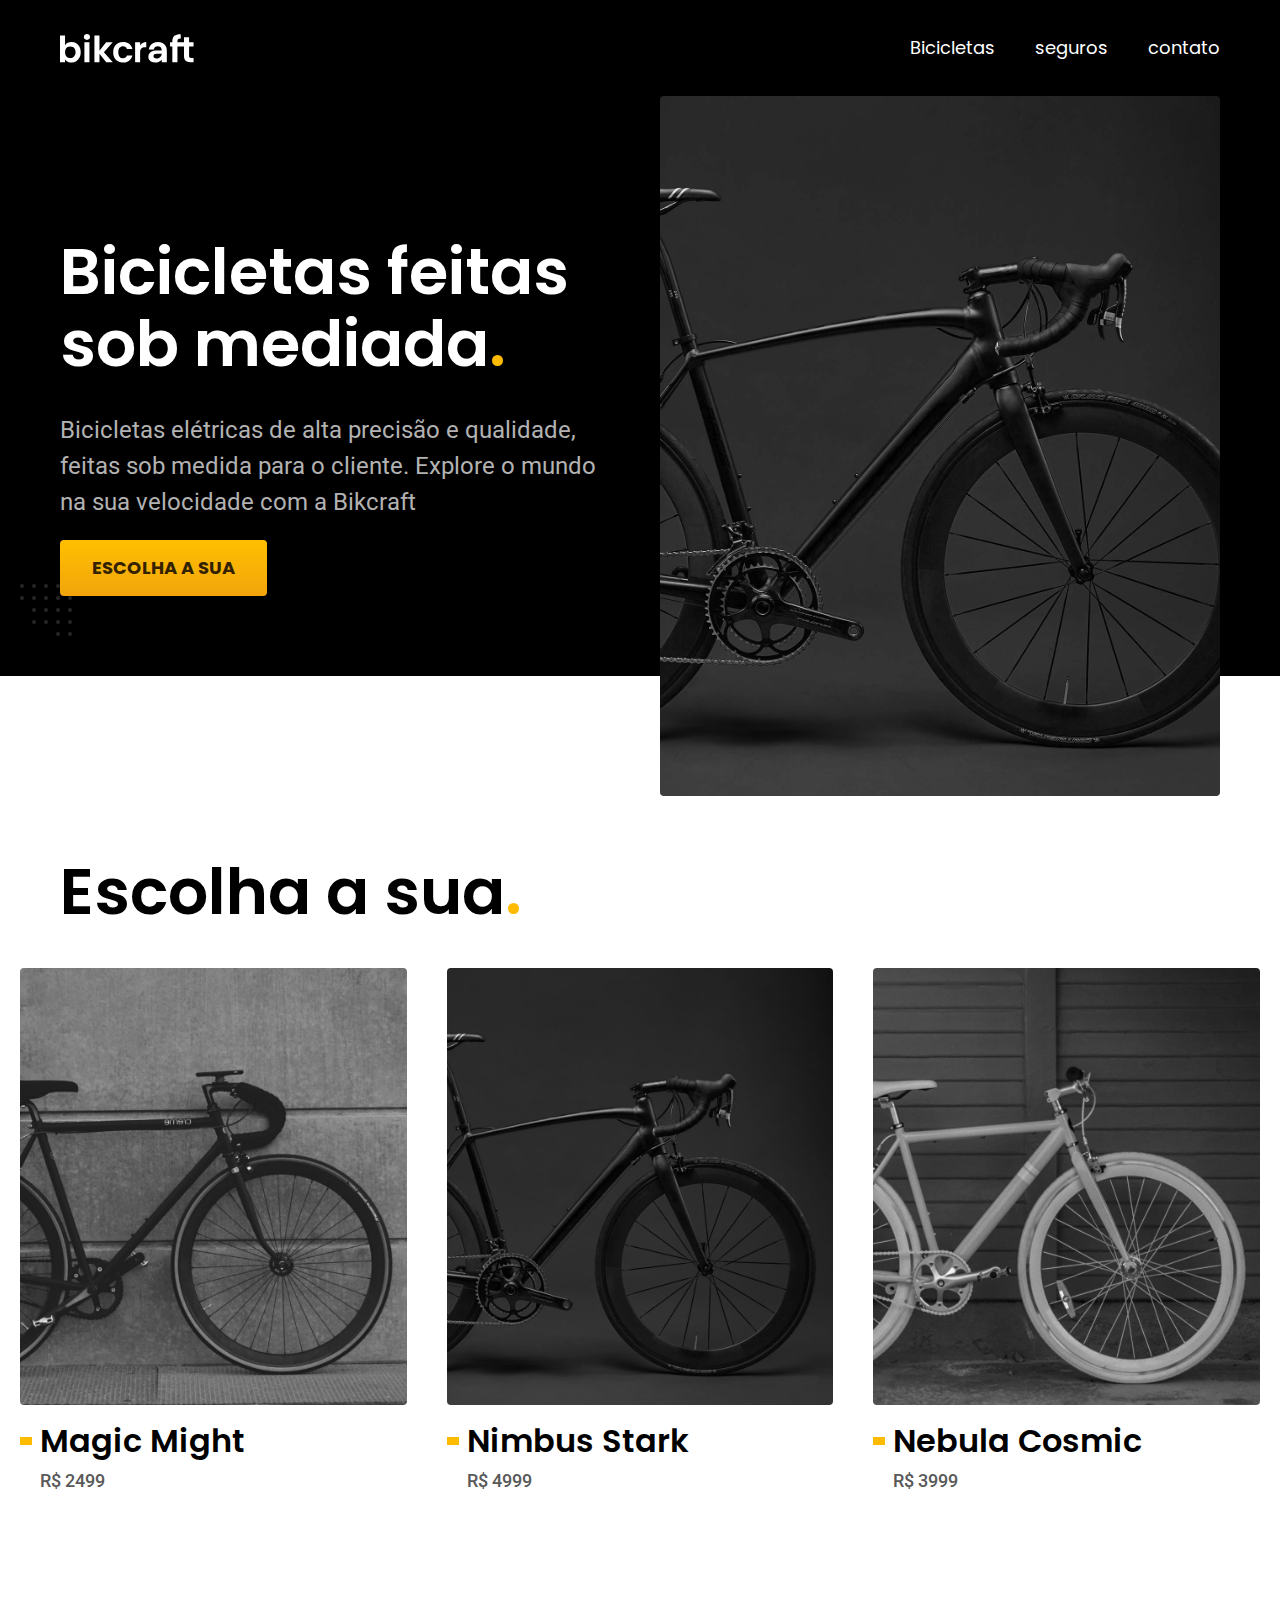
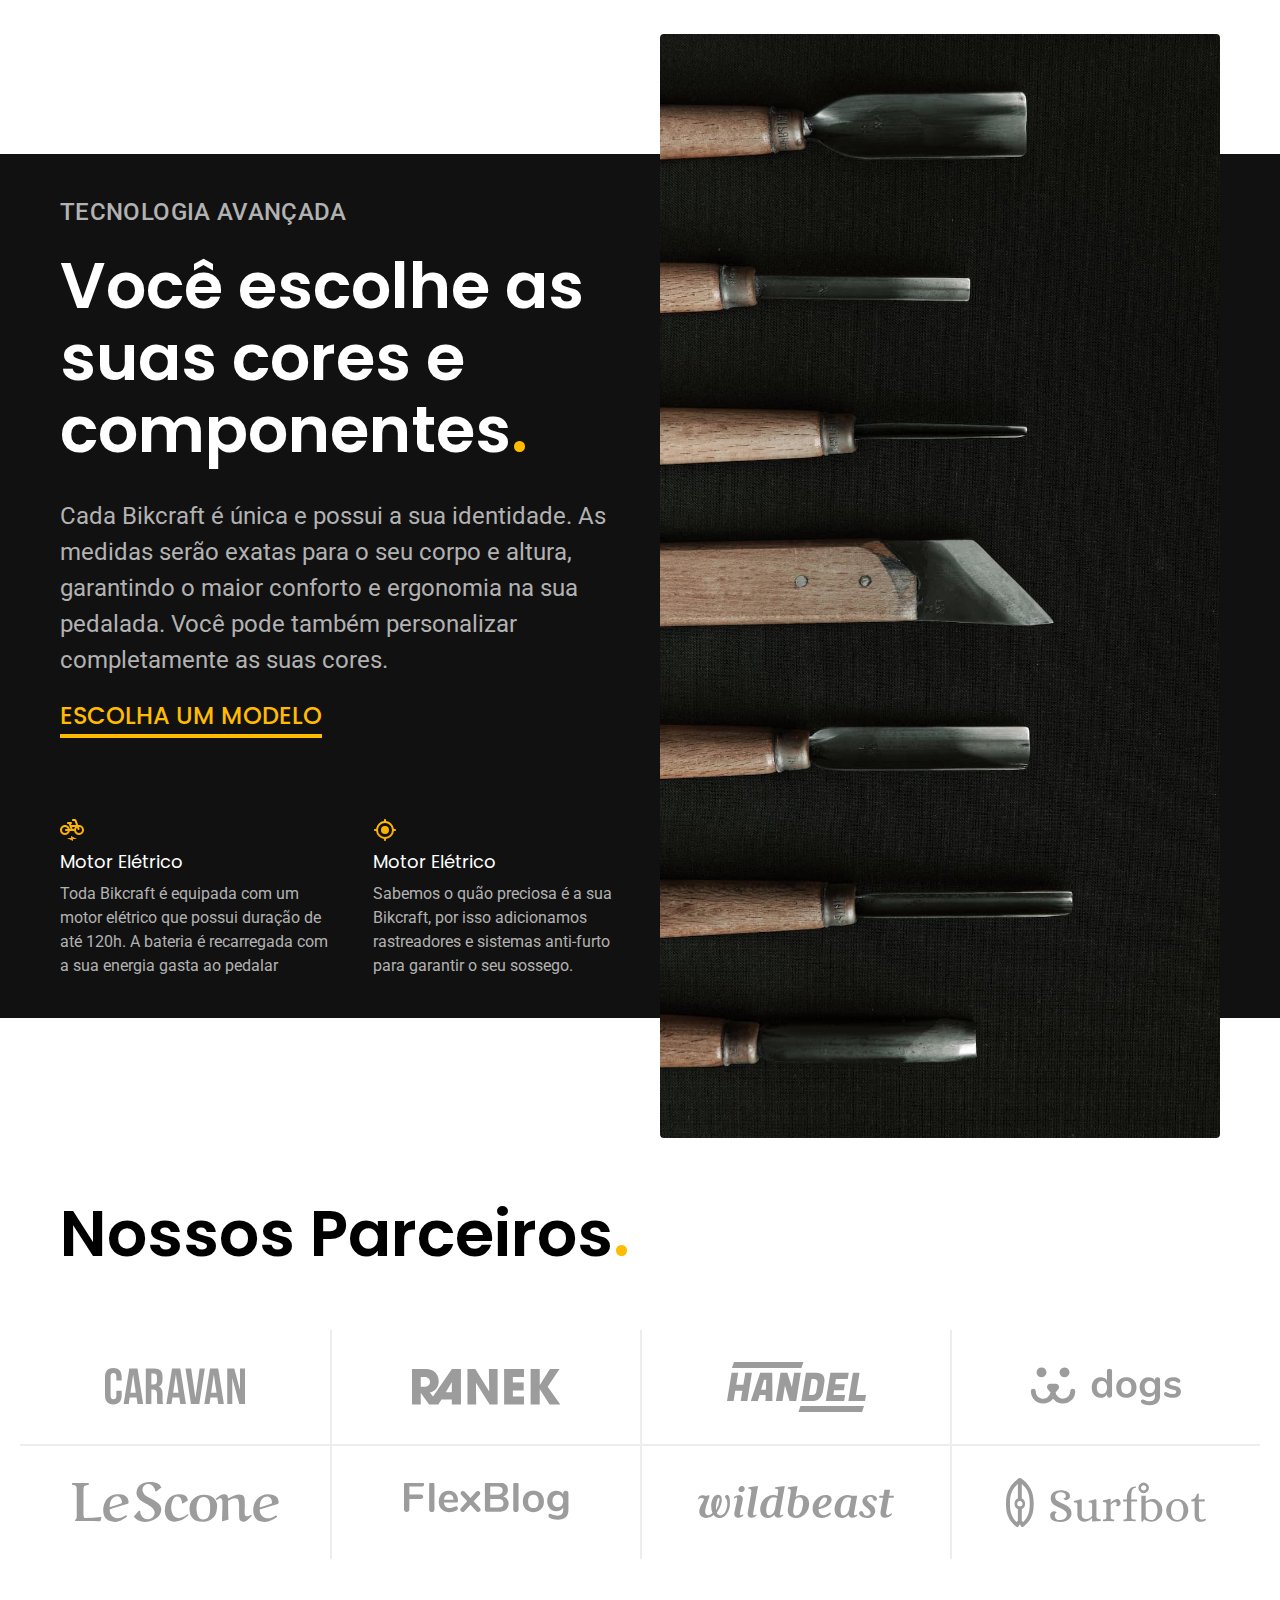
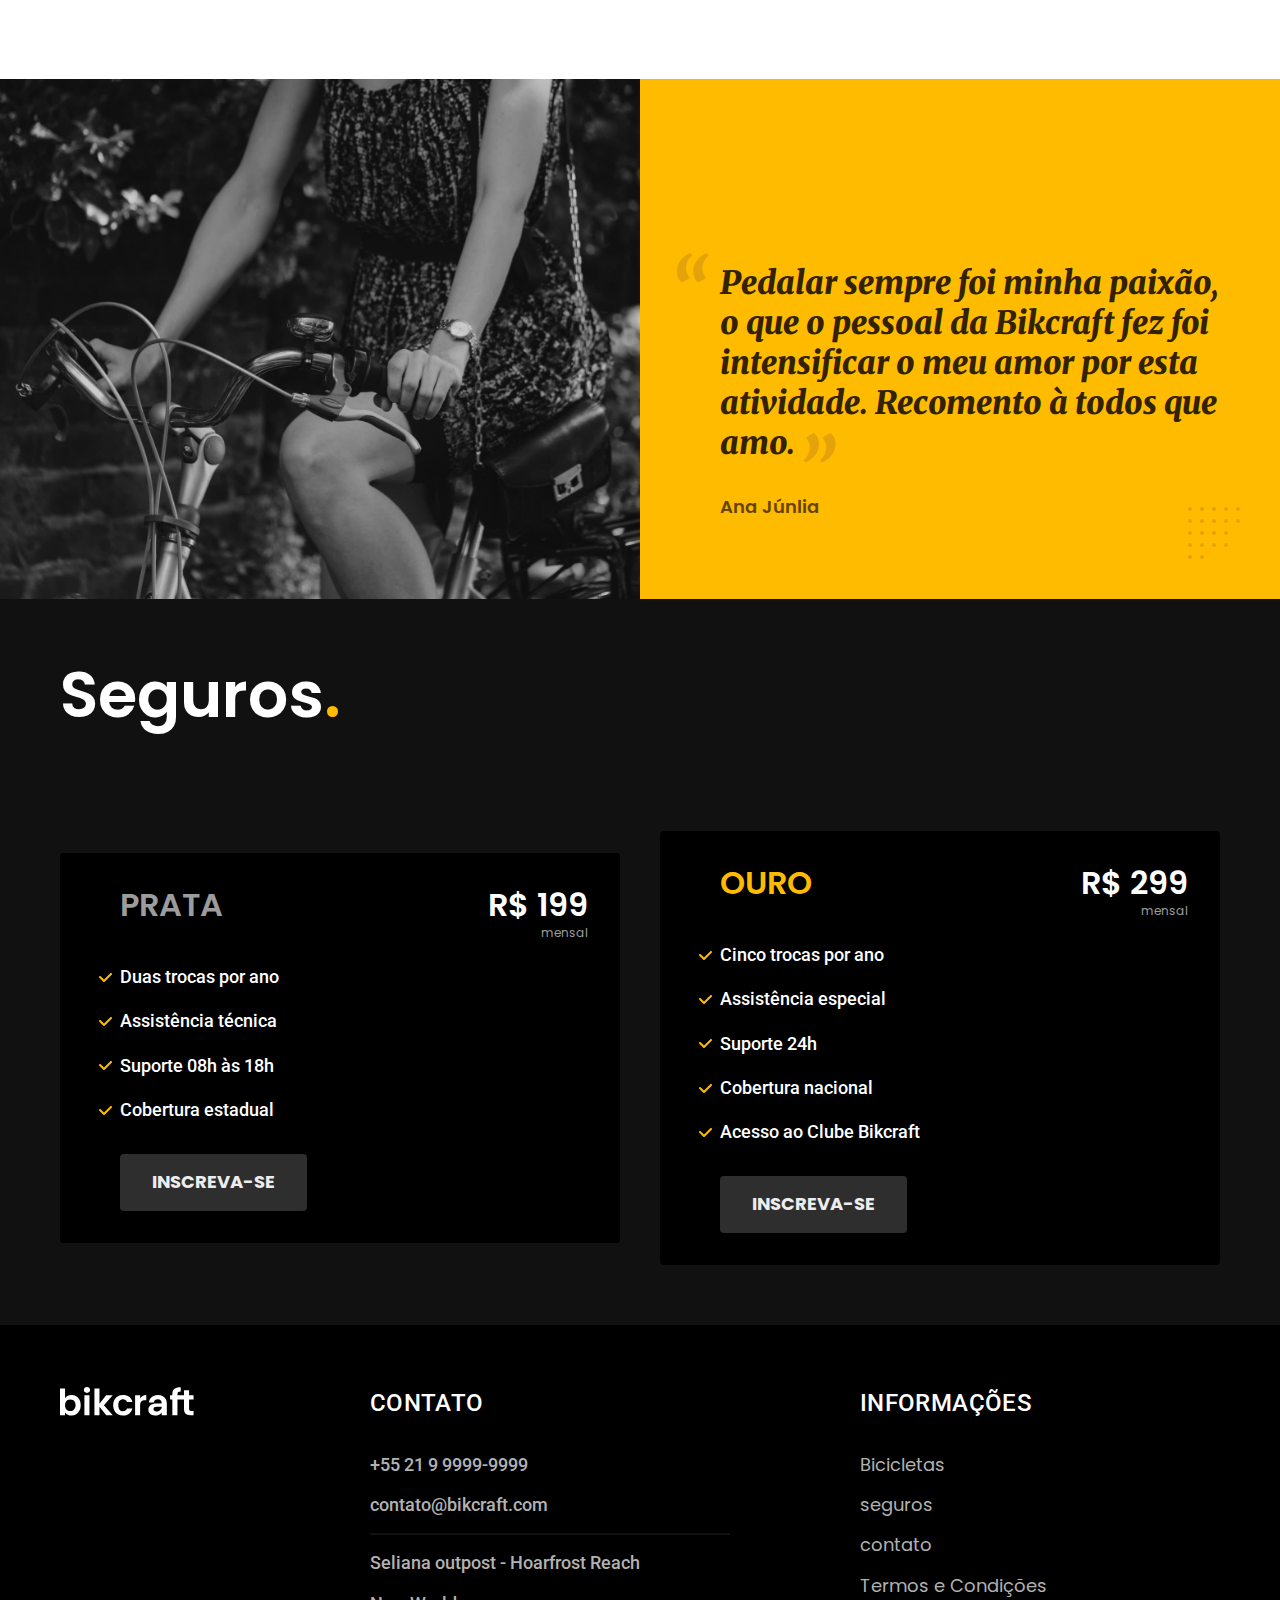
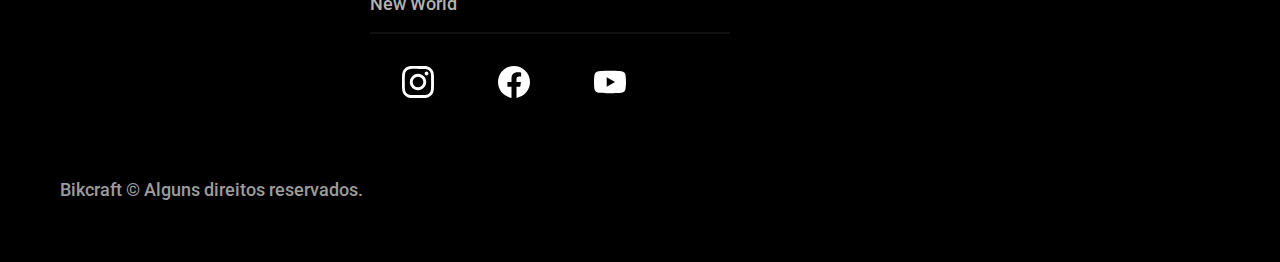
<file: index.html>
<!DOCTYPE html>
<html lang="pt-br">
  <head>
    <meta name="viewport" content="width=device-width, initial-scale=1.0" />
    <link rel="preload" href="./css/style.min.css" as="style" />
    <link rel="icon" href="./favicon.svg" type="image/svg+xml" />
    <link rel="stylesheet" href="/css/style.min.css" />
    <link rel="preconnect" href="https://fonts.googleapis.com" />
    <link rel="preconnect" href="https://fonts.gstatic.com" crossorigin />
    <link
      href="https://fonts.googleapis.com/css2?family=Poppins:wght@400;600&family=Roboto:wght@400;500&display=swap"
      rel="stylesheet"
    />
    <link rel="preconnect" href="https://fonts.googleapis.com" />
    <link rel="preconnect" href="https://fonts.gstatic.com" crossorigin />
    <link
      href="https://fonts.googleapis.com/css2?family=Merriweather:ital@1&family=Poppins:wght@400;600&family=Roboto:wght@400;500&display=swap"
      rel="stylesheet"
    />
    <meta charset="UTF-8" />
    <meta
      name="description"
      content="Bicicletas elétricas de alta precisão e qualidade, feitas sob medida para o cliente. Explore o mundo na sua velocidade com a Bikcraft"
    />
    <title>Bikcraft - Bicicletas Elétricas</title>

    <script>
      document.documentElement.classList.add("js");
    </script>
  </head>
  <body>
    <header class="header-bg">
      <div class="header container">
        <a href="./"><img src="./img/bikcraft.svg" alt="Bikcraft" /></a>
        <nav area-label="primaria">
          <ul class="header-menu cor0 font-1-m">
            <li><a href="./bicicletas.html">Bicicletas</a></li>
            <li><a href="./seguros.html">seguros</a></li>
            <li><a href="./contato.html">contato</a></li>
          </ul>
        </nav>
      </div>
    </header>

    <main class="intro-bg">
      <div class="intro container">
        <div class="intro-content">
          <h1 class="font-1-xxl cor0" data-anime="200">
            Bicicletas feitas sob mediada<span>.</span>
          </h1>
          <p class="font-2-l cor5" data-anime="400">
            Bicicletas elétricas de alta precisão e qualidade, feitas sob medida
            para o cliente. Explore o mundo na sua velocidade com a Bikcraft
          </p>
          <div data-anime="600">
            <a class="botao" href="./bicicletas.html">Escolha a sua</a>
          </div>
        </div>
        <picture>
          <img
            src="./img/fotos/introducao.jpg"
            alt="bicicletas elétrica preta"
          />
        </picture>
      </div>
    </main>

    <article class="bicicletas-lista">
      <h2 class="font-1-xxl container">
        Escolha a sua<span class="corp1">.</span>
      </h2>
      <ul>
        <li>
          <a href="./bicicletas/magic.html">
            <img src="./img/bicicletas/magic-home.jpg" alt="Bicicletas preta" />
            <h3 class="font-1-xl">Magic Might</h3>
            <span class="font-2-m cor8">R$ 2499</span></a
          >
        </li>
        <li>
          <a href="./bicicletas/nimbus.html">
            <img
              src="./img/bicicletas/nimbus-home.jpg"
              alt="Bicicletas preta"
            />
            <h3 class="font-1-xl">Nimbus Stark</h3>
            <span class="font-2-m cor8">R$ 4999</span></a
          >
        </li>
        <li>
          <a href="./bicicletas/nebula.html">
            <img
              src="./img/bicicletas/nebula-home.jpg"
              alt="Bicicletas preta"
            />
            <h3 class="font-1-xl">Nebula Cosmic</h3>
            <span class="font-2-m cor8">R$ 3999</span></a
          >
        </li>
      </ul>
    </article>

    <article class="tecnologia-bg">
      <div class="tecnologia container">
        <div class="tecnologia-content">
          <span class="font-2-l-b cor5">Tecnologia Avançada</span>
          <h2 class="font-1-xxl cor0">
            Você escolhe as suas cores e componentes<span class="corp1">.</span>
          </h2>
          <p class="font-2-l cor5">
            Cada Bikcraft é única e possui a sua identidade. As medidas serão
            exatas para o seu corpo e altura, garantindo o maior conforto e
            ergonomia na sua pedalada. Você pode também personalizar
            completamente as suas cores.
          </p>
          <a class="link" href="./bicicletas.html">Escolha um modelo</a>
          <div class="tecnologia-vantagens">
            <div>
              <img src="./img/icones/eletrica.svg" alt="" />
              <h3 class="font-1-m cor0">Motor Elétrico</h3>
              <p class="font-2-s cor5">
                Toda Bikcraft é equipada com um motor elétrico que possui
                duração de até 120h. A bateria é recarregada com a sua energia
                gasta ao pedalar
              </p>
            </div>
            <div>
              <img src="./img/icones/rastreador.svg" alt="" />
              <h3 class="font-1-m cor0">Motor Elétrico</h3>
              <p class="font-2-s cor5">
                Sabemos o quão preciosa é a sua Bikcraft, por isso adicionamos
                rastreadores e sistemas anti-furto para garantir o seu sossego.
              </p>
            </div>
          </div>
        </div>
        <div class="tecnologia-img">
          <img src="/img/fotos/tecnologia.jpg" alt="" />
        </div>
      </div>
    </article>

    <section class="parceiros">
      <h2 class="font-1-xxl container">
        Nossos Parceiros<span class="corp1">.</span>
      </h2>
      <ul>
        <li><img src="./img/parceiros/caravan.svg" alt="caravan" /></li>
        <li><img src="./img/parceiros/ranek.svg" alt="ranek" /></li>
        <li><img src="./img/parceiros/handel.svg" alt="handel" /></li>
        <li><img src="./img/parceiros/dogs.svg" alt="dogs" /></li>
        <li><img src="./img/parceiros/lescone.svg" alt="lescone" /></li>
        <li><img src="./img/parceiros/flexblog.svg" alt="flexblog" /></li>
        <li><img src="./img/parceiros/wildbeast.svg" alt="wildbeast" /></li>
        <li><img src="./img/parceiros/surfbot.svg" alt="surfbot" /></li>
      </ul>
    </section>

    <section class="depoimento" aria-label="depoimento">
      <div>
        <img
          src="./img/fotos/depoimento.jpg"
          alt="Pessoa pedalando bicicleta bikcraft"
        />
      </div>
      <div class="depoimento-content">
        <blockquote class="font-1-xl corp5">
          <p>
            Pedalar sempre foi minha paixão, o que o pessoal da Bikcraft fez foi
            intensificar o meu amor por esta atividade. Recomento à todos que
            amo.
          </p>
        </blockquote>
        <span class="font-1-m-b corp4">Ana Júnlia</span>
      </div>
    </section>

    <article class="seguros-bg">
      <div class="seguros container">
        <h2 class="font-1-xxl cor0">Seguros<span class="corp1">.</span></h2>
        <div class="seguros-item">
          <h3 class="font-1-xl cor6">PRATA</h3>
          <span class="font-1-xl cor0"
            >R$ 199 <span class="font-1-xs cor6">mensal</span>
          </span>
          <ul class="font-2-m cor0">
            <li>Duas trocas por ano</li>
            <li>Assistência técnica</li>
            <li>Suporte 08h às 18h</li>
            <li>Cobertura estadual</li>
          </ul>
          <a class="botao secundario" href="./orcamento.html">Inscreva-se</a>
        </div>

        <div class="seguros-item">
          <h3 class="font-1-xl corp1">OURO</h3>
          <span class="font-1-xl cor0"
            >R$ 299 <span class="font-1-xs cor6">mensal</span>
          </span>
          <ul class="font-2-m cor0">
            <li>Cinco trocas por ano</li>
            <li>Assistência especial</li>
            <li>Suporte 24h</li>
            <li>Cobertura nacional</li>
            <li>Acesso ao Clube Bikcraft</li>
          </ul>
          <a class="botao secundario" href="./orcamento.html">Inscreva-se</a>
        </div>
      </div>
    </article>

    <footer class="footer-bg">
      <div class="footer container">
        <img src="./img/bikcraft.svg" alt="bikcraft" />
        <div class="footer-contato">
          <h3 class="font-2-l-b cor0">Contato</h3>
          <ul class="font-2-m cor5">
            <li><a href="tel:+552199999999">+55 21 9 9999-9999</a></li>
            <li>
              <a href="mailto:danielalexandresjr@gmail.com"
                >contato@bikcraft.com</a
              >
            </li>
            <li>Seliana outpost - Hoarfrost Reach</li>
            <li>New World</li>
          </ul>
          <div class="footer-redes">
            <a href="./"></a>
            <img src="./img/redes/instagram.svg" alt="instagram" />
            <a href="./"></a>
            <img src="./img/redes/facebook.svg" alt="facebook" />
            <a href="./"></a>
            <img src="./img/redes/youtube.svg" alt="youtube" />
          </div>
        </div>

        <div class="footer-informacoes">
          <h3 class="font-2-l-b cor0">Informações</h3>
          <nav>
            <ul class="font-1-m cor5">
              <li><a href="./bicicletas.html">Bicicletas</a></li>
              <li><a href="./seguros.html">seguros</a></li>
              <li><a href="./contato.html">contato</a></li>
              <li><a href="./termos.html">Termos e Condições</a></li>
            </ul>
          </nav>
        </div>
        <p class="footer-copy font-2-m cor6">
          Bikcraft © Alguns direitos reservados.
        </p>
      </div>
    </footer>

    <script src="/js/plugins/simple-anime.js"></script>
    <script src="./js/script.js"></script>
  </body>
</html>
</file>
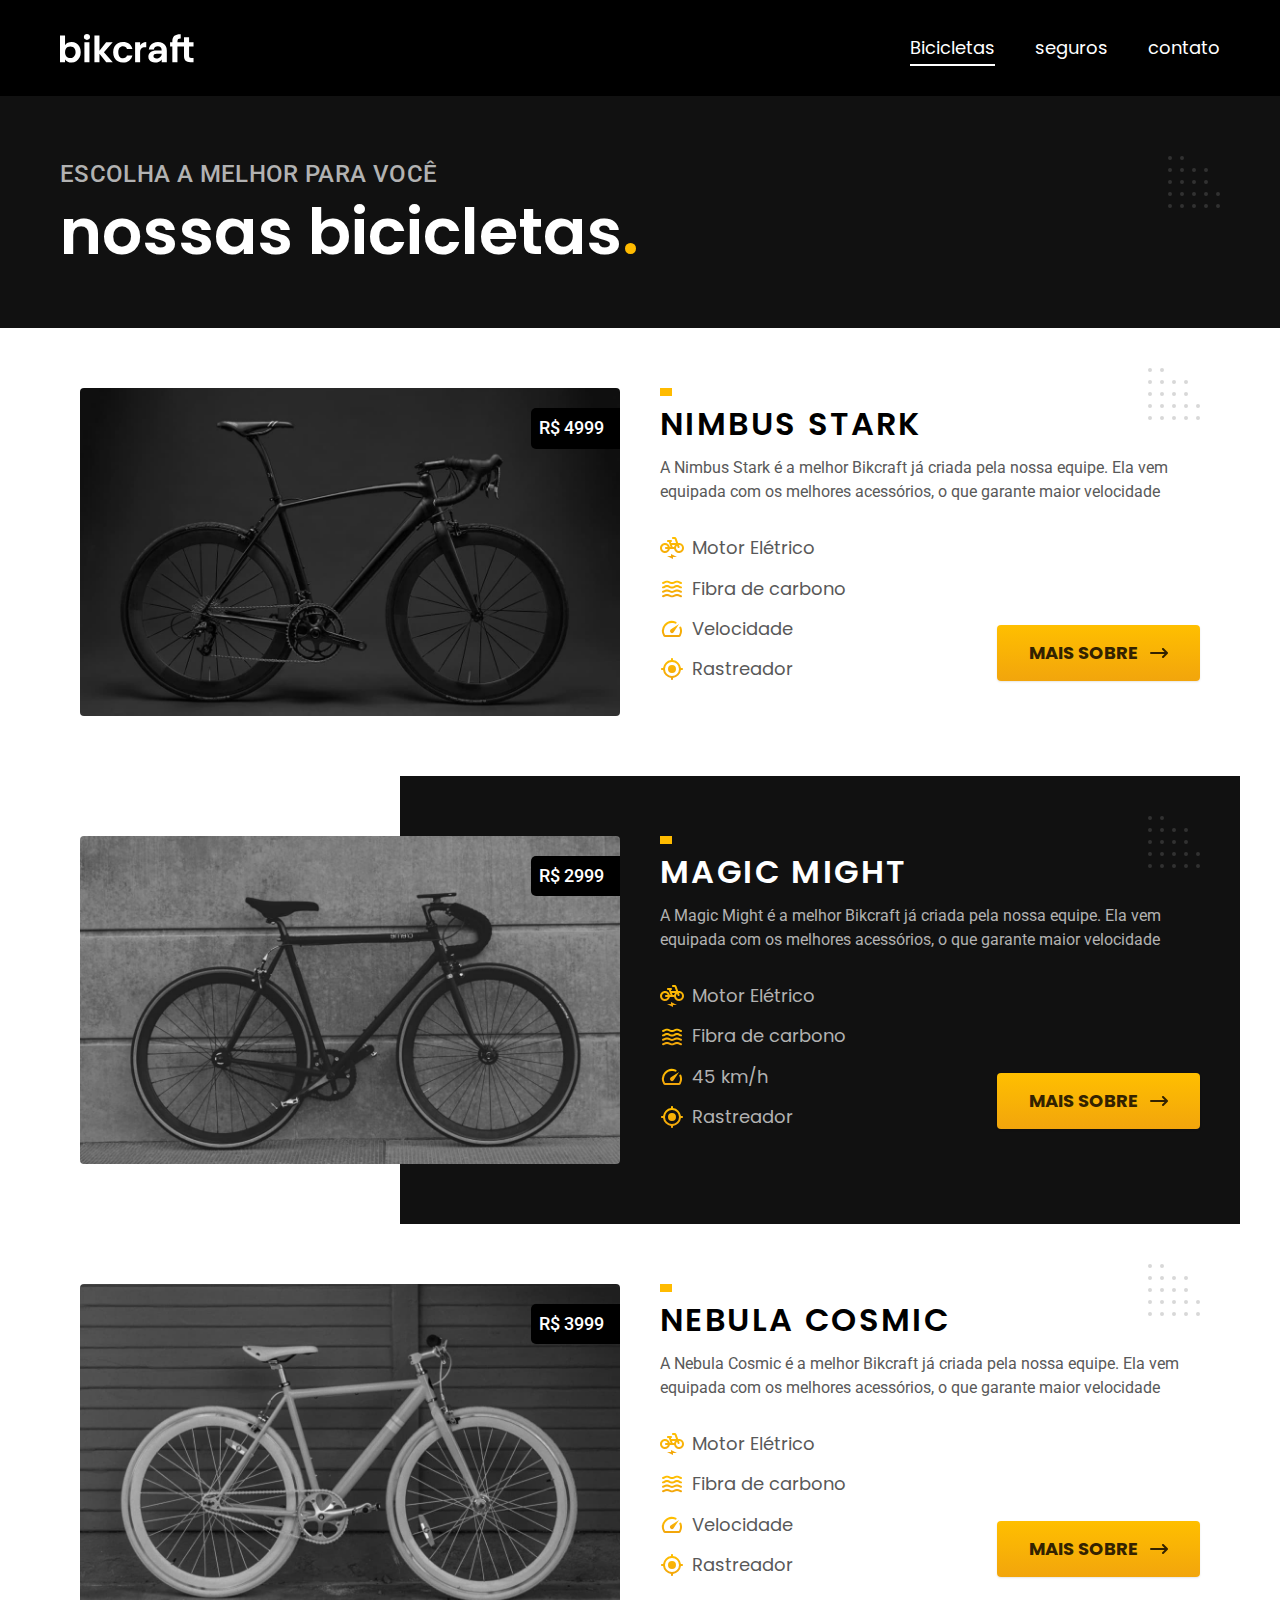
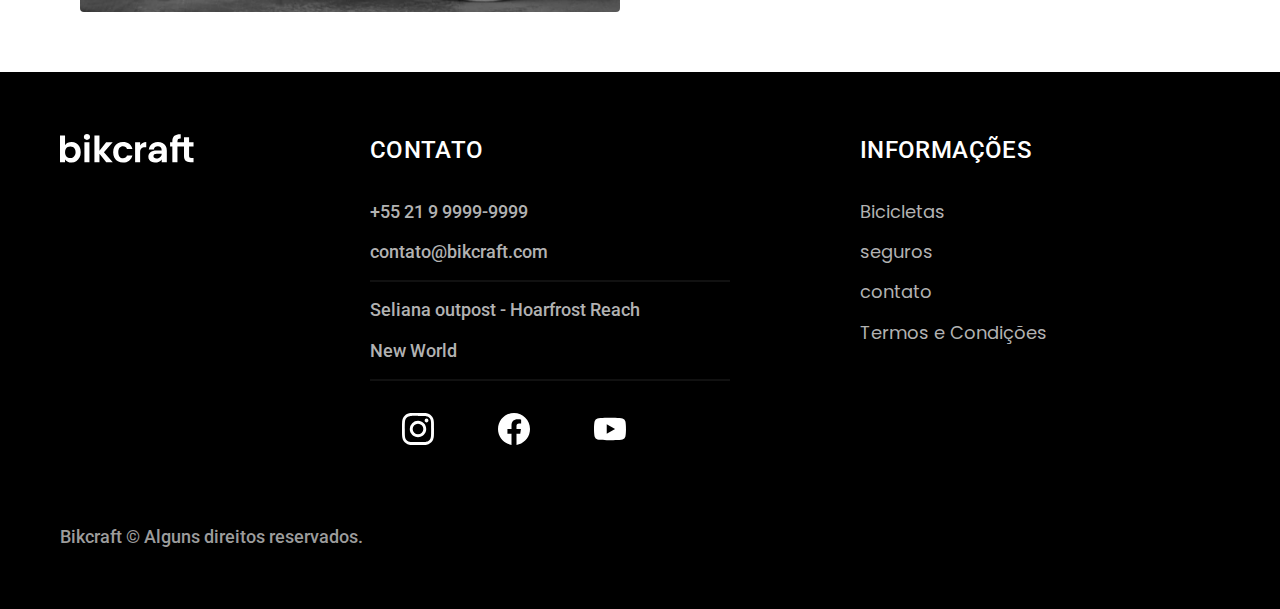
<file: bicicletas.html>
<!DOCTYPE html>
<html lang="pt-br">
  <head>
    <meta name="viewport" content="width=device-width, initial-scale=1.0" />
      <link rel="preload" href="./css/style.min.css" as="style">
     <link rel="icon" href="./favicon.svg" type="image/svg+xml" />
    <link rel="stylesheet" href="/css/style.min.css" />
    <link rel="preconnect" href="https://fonts.googleapis.com" />
    <link rel="preconnect" href="https://fonts.gstatic.com" crossorigin />
    <link
      href="https://fonts.googleapis.com/css2?family=Poppins:wght@400;600&family=Roboto:wght@400;500&display=swap"
      rel="stylesheet"
    />
    <link rel="preconnect" href="https://fonts.googleapis.com">
<link rel="preconnect" href="https://fonts.gstatic.com" crossorigin>
<link href="https://fonts.googleapis.com/css2?family=Merriweather:ital@1&family=Poppins:wght@400;600&family=Roboto:wght@400;500&display=swap" rel="stylesheet">
    <meta charset="UTF-8" />
    <meta
      name="description"
      content="Termos e condições"
    />
    <title>Bicicletas | Bikcraft</title>
      <script>document.documentElement.classList.add('js')</script>
  </head>
  <body id="bicicletas">
    <header class="header-bg">
      <div class="header container">
        <a href="./"><img src="./img/bikcraft.svg" alt="Bikcraft" /></a>
        <nav area-label="primaria">
          <ul class="header-menu cor0 font-1-m">
            <li><a href="./bicicletas.html">Bicicletas</a></li>
            <li><a href="./seguros.html">seguros</a></li>
            <li><a href="./contato.html">contato</a></li>
          </ul>
        </nav>
      </div>
    </header>

    <main>
      <div class="titulo-bg ">
        <div class="titulo container">
          <p class="font-2-l-b cor5">Escolha a melhor para você</p>
          <h1 class="font-1-xxl cor0">nossas bicicletas<span class="corp1">.</span></h1>
        </div>
      </div>

      <div class="bicicletas-bg container">
        <div class="bicicletas">
          <div class="bicicletas-img ">
            <img src="./img/bicicletas/nimbus.jpg" alt="bicicleta preta">
            <span class="font-2-m cor0">R$ 4999</span>
          </div>
          <div class="bicicleta-content ">
            <h2 class="font-1-xl">Nimbus Stark</h2>
            <p class="font-2-s cor8">A Nimbus Stark é a melhor Bikcraft já criada pela nossa equipe. Ela vem equipada com os melhores acessórios, o que garante maior velocidade</p>
          <ul class="font-1-m cor8 ">
            <li >
              <img src="/img/icones/eletrica.svg" alt="">
              Motor Elétrico
            </li>
            <li>
              <img src="/img/icones/carbono.svg" alt="">
              Fibra de carbono
            </li>
            <li>
              <img src="/img/icones/velocidade.svg" alt="">
              Velocidade
            </li>
            <li>
              <img src="/img/icones/rastreador.svg" alt="">
              Rastreador
            </li>
          </ul>
          <a class="botao seta" href="./bicicletas/nimbus.html">Mais sobre</a>
          
          </div>
        </div>
      </div>

      <div class="bicicletas-bg container">
        <div class="bicicletas">
          <div class="bicicletas-img">
            <img src="./img/bicicletas/magic.jpg" alt="bicicleta preta">
            <span class="font-2-m cor0">R$ 2999</span>
          </div>
          <div class="bicicleta-content">
            <h2 class="font-1-xl cor0">Magic Might</h2>
            <p class="font-2-s cor5">A Magic Might é a melhor Bikcraft já criada pela nossa equipe. Ela vem equipada com os melhores acessórios, o que garante maior velocidade</p>
          <ul class="font-1-m cor5">
            <li>
              <img src="/img/icones/eletrica.svg" alt="">
              Motor Elétrico
            </li>
            <li>
              <img src="/img/icones/carbono.svg" alt="">
              Fibra de carbono
            </li>
            <li>
              <img src="/img/icones/velocidade.svg" alt="">
              45 km/h
            </li>
            <li>
              <img src="/img/icones/rastreador.svg" alt="">
              Rastreador
            </li>
          </ul>
          <a class="botao seta" href="./bicicletas/magic.html">Mais sobre</a>
          
          </div>
        </div>
      </div>

      <div class="bicicletas-bg container">
        <div class="bicicletas ">
          <div class="bicicletas-img ">
            <img src="./img/bicicletas/nebula.jpg" alt="bicicleta preta">
            <span class="font-2-m cor0">R$ 3999</span>
          </div>
          <div class="bicicleta-content">
            <h2 class="font-1-xl">Nebula Cosmic</h2>
            <p class="font-2-s cor8">A Nebula Cosmic é a melhor Bikcraft já criada pela nossa equipe. Ela vem equipada com os melhores acessórios, o que garante maior velocidade</p>
          <ul class="font-1-m cor8">
            <li>
              <img src="/img/icones/eletrica.svg" alt="">
              Motor Elétrico
            </li>
            <li>
              <img src="/img/icones/carbono.svg" alt="">
              Fibra de carbono
            </li>
            <li>
              <img src="/img/icones/velocidade.svg" alt="">
              Velocidade
            </li>
            <li>
              <img src="/img/icones/rastreador.svg" alt="">
              Rastreador
            </li>
          </ul>
          <a class="botao seta" href="./bicicletas/nebula.html">Mais sobre</a>
          
          </div>
        </div>
      </div>

    </main>





    <footer class="footer-bg">
      <div class="footer container">
        <img src="./img/bikcraft.svg" alt="bikcraft">
        <div class="footer-contato">
          <h3 class="font-2-l-b cor0">Contato</h3>
          <ul class="font-2-m cor5">
            <li> <a href="tel:+552199999999">+55 21 9 9999-9999</a></li>
            <li> <a href="mailto:danielalexandresjr@gmail.com">contato@bikcraft.com</a></li>
            <li>Seliana outpost - Hoarfrost Reach</li>
            <li>New World</li>
          </ul>
          <div class="footer-redes">
            <a href="./"></a>
            <img src="./img/redes/instagram.svg" alt="instagram">
            <a href="./"></a>
            <img src="./img/redes/facebook.svg" alt="facebook">
            <a href="./"></a>
            <img src="./img/redes/youtube.svg" alt="youtube">
          </div>
  
        </div>
  
        <div class="footer-informacoes">
          <h3 class="font-2-l-b cor0">Informações</h3>
          <nav>
            <ul class="font-1-m cor5">
              <li><a href="./bicicletas.html">Bicicletas</a></li>
              <li><a href="./seguros.html">seguros</a></li>
              <li><a href="./contato.html">contato</a></li>
              <li><a href="./termos.html">Termos e Condições</a></li>
            </ul>
          </nav>
        </div>
        <p class="footer-copy font-2-m cor6">Bikcraft © Alguns direitos reservados.</p>
      </div>
      
    </footer>
  
  
  
     <script src="./js/script.js"></script>
  </body>
  </html>
</file>
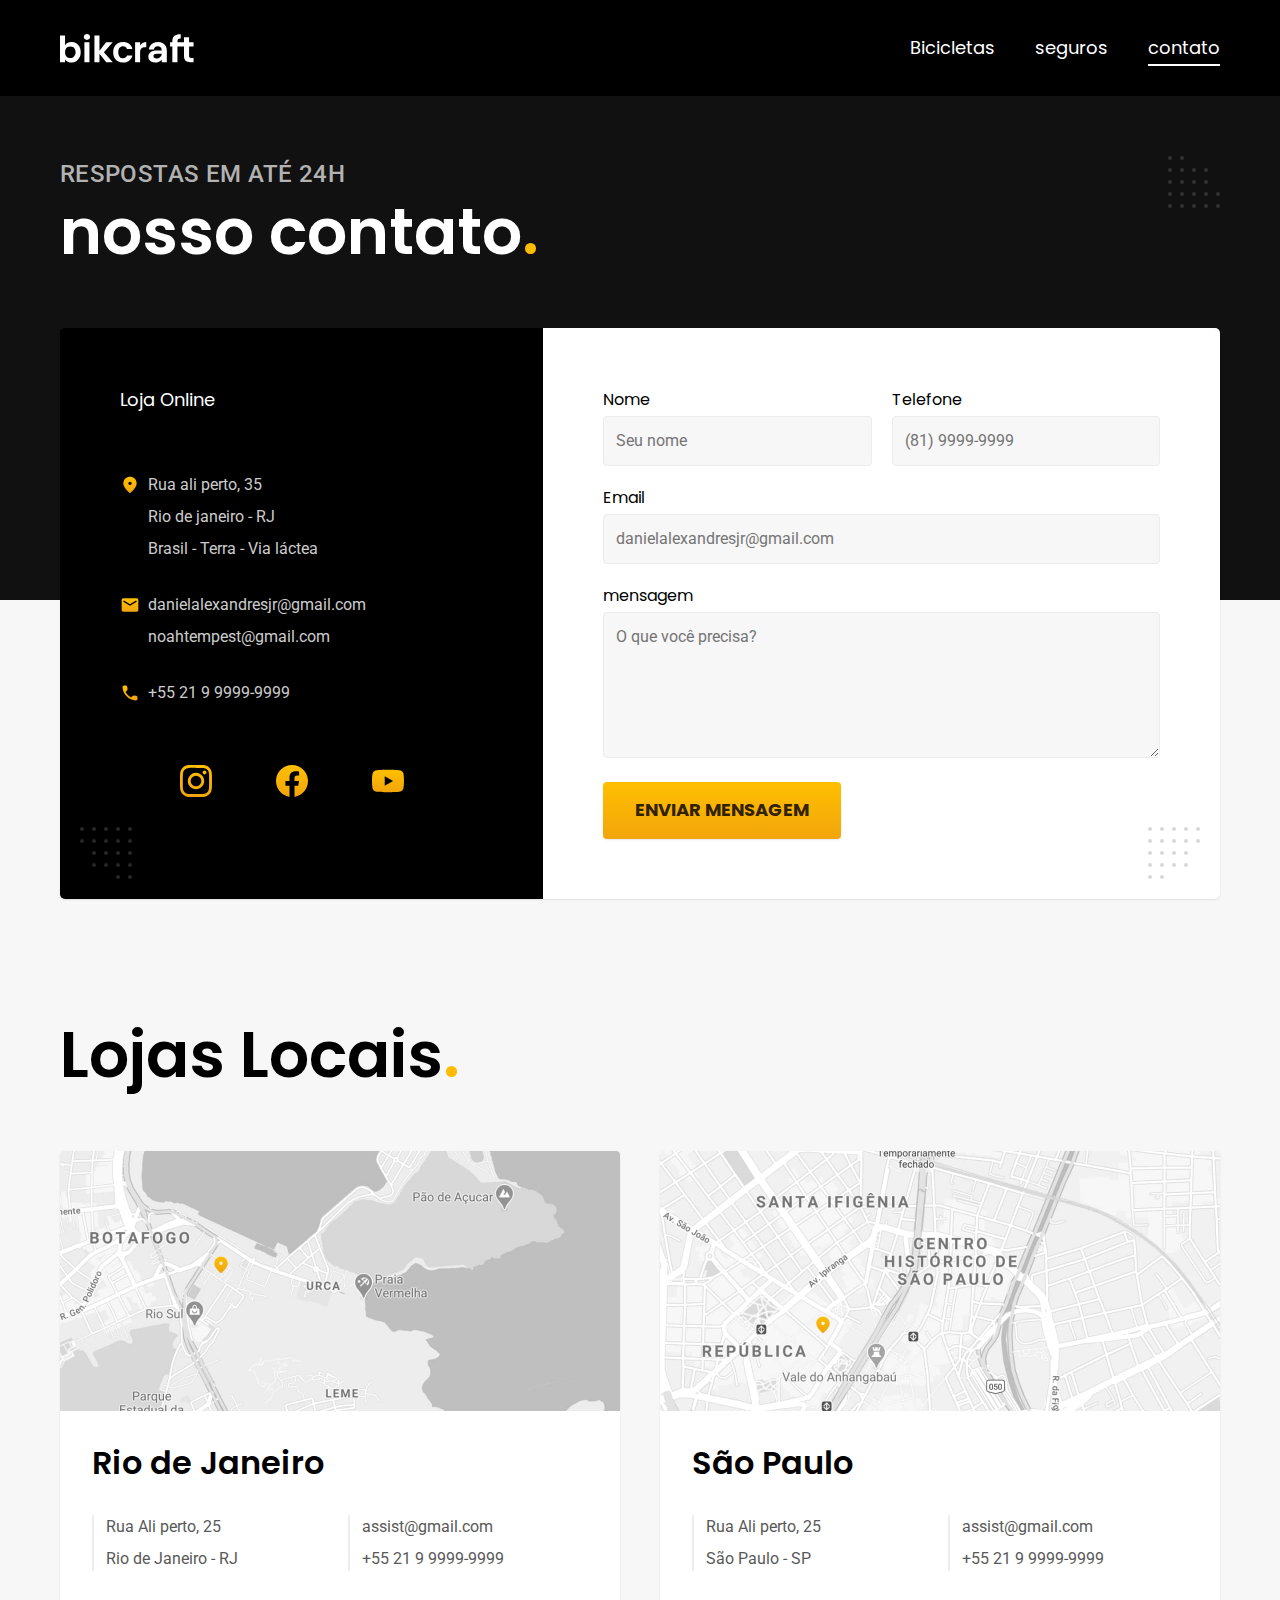
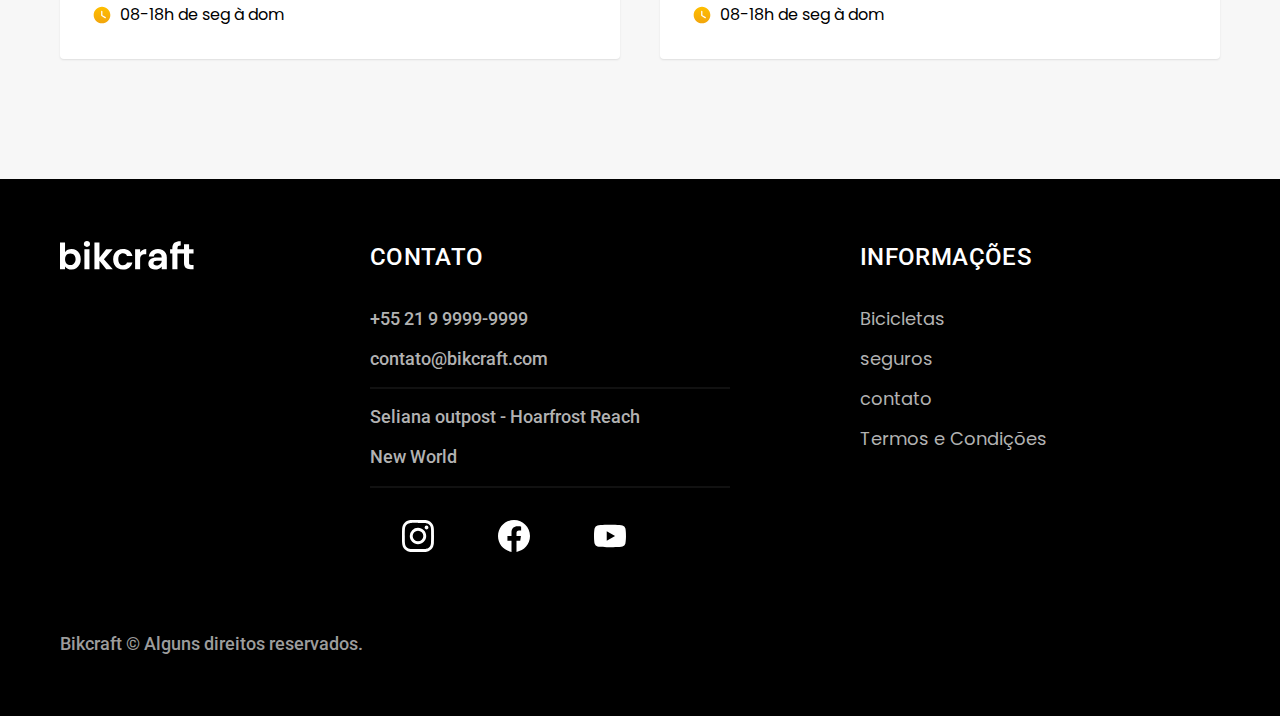
<file: contato.html>
<!DOCTYPE html>
<html lang="pt-br">
  <head>
    <meta name="viewport" content="width=device-width, initial-scale=1.0" />
      <link rel="preload" href="./css/style.min.css" as="style">
     <link rel="icon" href="./favicon.svg" type="image/svg+xml" />
    <link rel="stylesheet" href="/css/style.min.css" />
    <link rel="preconnect" href="https://fonts.googleapis.com" />
    <link rel="preconnect" href="https://fonts.gstatic.com" crossorigin />
    <link
      href="https://fonts.googleapis.com/css2?family=Poppins:wght@400;600&family=Roboto:wght@400;500&display=swap"
      rel="stylesheet"
    />
    <link rel="preconnect" href="https://fonts.googleapis.com">
<link rel="preconnect" href="https://fonts.gstatic.com" crossorigin>
<link href="https://fonts.googleapis.com/css2?family=Merriweather:ital@1&family=Poppins:wght@400;600&family=Roboto:wght@400;500&display=swap" rel="stylesheet">
    <meta charset="UTF-8" />
    <meta
      name="description"
      content="Termos e condições"
    />
    <title>Contato | Bikcraft</title>
      <script>document.documentElement.classList.add('js')</script>
  </head>
  <body id="contato">
    <header class="header-bg">
      <div class="header container">
        <a href="./"><img src="./img/bikcraft.svg" alt="Bikcraft" /></a>
        <nav area-label="primaria">
          <ul class="header-menu cor0 font-1-m">
            <li><a href="./bicicletas.html">Bicicletas</a></li>
            <li><a href="./seguros.html">seguros</a></li>
            <li><a href="./contato.html">contato</a></li>
          </ul>
        </nav>
      </div>
    </header>

    <main>
      <div class="titulo-bg">
        <div class="titulo container">
          <p class="font-2-l-b cor5">Respostas em até 24h</p>
          <h1 class="font-1-xxl cor0">nosso contato<span class="corp1">.</span></h1>
        </div>
      </div>

      <div class="contato container">
        <section class="contato-dados" area-label="Endereço"> 
          <h2 class="font-1-m cor0">Loja Online</h2>
          <div class="contato-endereco font-2-s cor4">
            <p>Rua ali perto, 35</p>
            <p>Rio de janeiro - RJ</p>
            <p>Brasil - Terra - Via láctea</p>
          </div>
          <address class="contato-meios font-2-s cor4">
            <a href="mailto:danielalexandresjr@gmail.com">danielalexandresjr@gmail.com</a>
            <a href="mailto:danielalexandresjr@gmail.com">noahtempest@gmail.com</a>
            <a href="tel:+552199999999">+55 21 9 9999-9999</a>
            
          </address>
          <div class="contato-redes">
            <a href="./"></a>
            <img src="./img/redes/instagram-p.svg" alt="instagram">
            <a href="./"></a>
            <img src="./img/redes/facebook-p.svg" alt="facebook">
            <a href="./"></a>
            <img src="./img/redes/youtube-p.svg" alt="youtube">

          </div>
        </section>

        <section class="contato-formulario" area-label="Formulário">
          <form class="form" action="./contato.html">
            
            <div> 
              <label for="nome">Nome</label>
              <input type="text" name="nome" id="nome" placeholder="Seu nome">
            </div>
            <div> 
              <label for="telefone">Telefone</label>
              <input type="text" name="telefone" id="telefone" placeholder="(81) 9999-9999">
            </div>
            <div class="col2"> 
              <label for="email">Email</label>
              <input type="email" name="email" id="email" placeholder="danielalexandresjr@gmail.com">
            </div>
            <div  class="col2"> 
              <label for="mensagem">mensagem</label>
              <textarea rows="5" type="mensagem" name="mensagem" id="mensagem" placeholder="O que você precisa?"></textarea>
            </div>
            <button class="botao  class="col2"">Enviar Mensagem</button>
          </form>

        </section>
      </div>

    </main>


    <article class="lojas container">
      <h2 class="font-1-xxl">Lojas Locais<span class="corp1">.</span></h2>
      <div class="lojas-item">
        <img src="./img/lojas/rj.jpg" alt="mapa marcando o endereço em rua ali perto, 25 - rio de janeiro - rj">
      

        <div class="lojas-content">
          <h3 class="font-1-xl">Rio de Janeiro</h3>
          <div class="lojas-dados font-2-s cor8">
            <p>Rua Ali perto, 25</p>
            <p>Rio de Janeiro - RJ</p>
          </div>
          <div class="lojas-dados font-2-s cor8">
            <a href="mailto:danielalexandresjr@gmail.com">assist@gmail.com</a>
            <a href="tel:+552199999999">+55 21 9 9999-9999</a>
          </div>
          <p class="lojas-tempo font-1-s"><img src="./img/icones/horario.svg" alt=""> 08-18h de seg à dom</p>
        </div>
      </div>

      <div class="lojas-item">
        <img src="./img/lojas/sp.jpg" alt="mapa marcando o endereço em rua ali perto, 25 - São Paulo - SP">
      
<div class="lojas-content">

  <h3 class="font-1-xl">São Paulo</h3>
  
  <div class="lojas-dados font-2-s cor8">
    <p>Rua Ali perto, 25</p>
    <p>São Paulo - SP</p>
  </div>
  <div class="lojas-dados font-2-s cor8">
    <a href="mailto:danielalexandresjr@gmail.com">assist@gmail.com</a>
    <a href="tel:+552199999999">+55 21 9 9999-9999</a>
  </div>
  <p class="lojas-tempo font-1-s"><img src="./img/icones/horario.svg" alt=""> 08-18h de seg à dom</p>
</div>
      </div>
    </article>




    <footer class="footer-bg">
      <div class="footer container">
        <img src="./img/bikcraft.svg" alt="bikcraft">
        <div class="footer-contato">
          <h3 class="font-2-l-b cor0">Contato</h3>
          <ul class="font-2-m cor5">
            <li> <a href="tel:+552199999999">+55 21 9 9999-9999</a></li>
            <li> <a href="mailto:danielalexandresjr@gmail.com">contato@bikcraft.com</a></li>
            <li>Seliana outpost - Hoarfrost Reach</li>
            <li>New World</li>
          </ul>
          <div class="footer-redes">
            <a href="./"></a>
            <img src="./img/redes/instagram.svg" alt="instagram">
            <a href="./"></a>
            <img src="./img/redes/facebook.svg" alt="facebook">
            <a href="./"></a>
            <img src="./img/redes/youtube.svg" alt="youtube">
          </div>
  
        </div>
  
        <div class="footer-informacoes">
          <h3 class="font-2-l-b cor0">Informações</h3>
          <nav>
            <ul class="font-1-m cor5">
              <li><a href="./bicicletas.html">Bicicletas</a></li>
              <li><a href="./seguros.html">seguros</a></li>
              <li><a href="./contato.html">contato</a></li>
              <li><a href="./termos.html">Termos e Condições</a></li>
            </ul>
          </nav>
        </div>
        <p class="footer-copy font-2-m cor6">Bikcraft © Alguns direitos reservados.</p>
      </div>
      
    </footer>
  
  
  
     <script src="./js/script.js"></script>
  </body>
  </html>
</file>
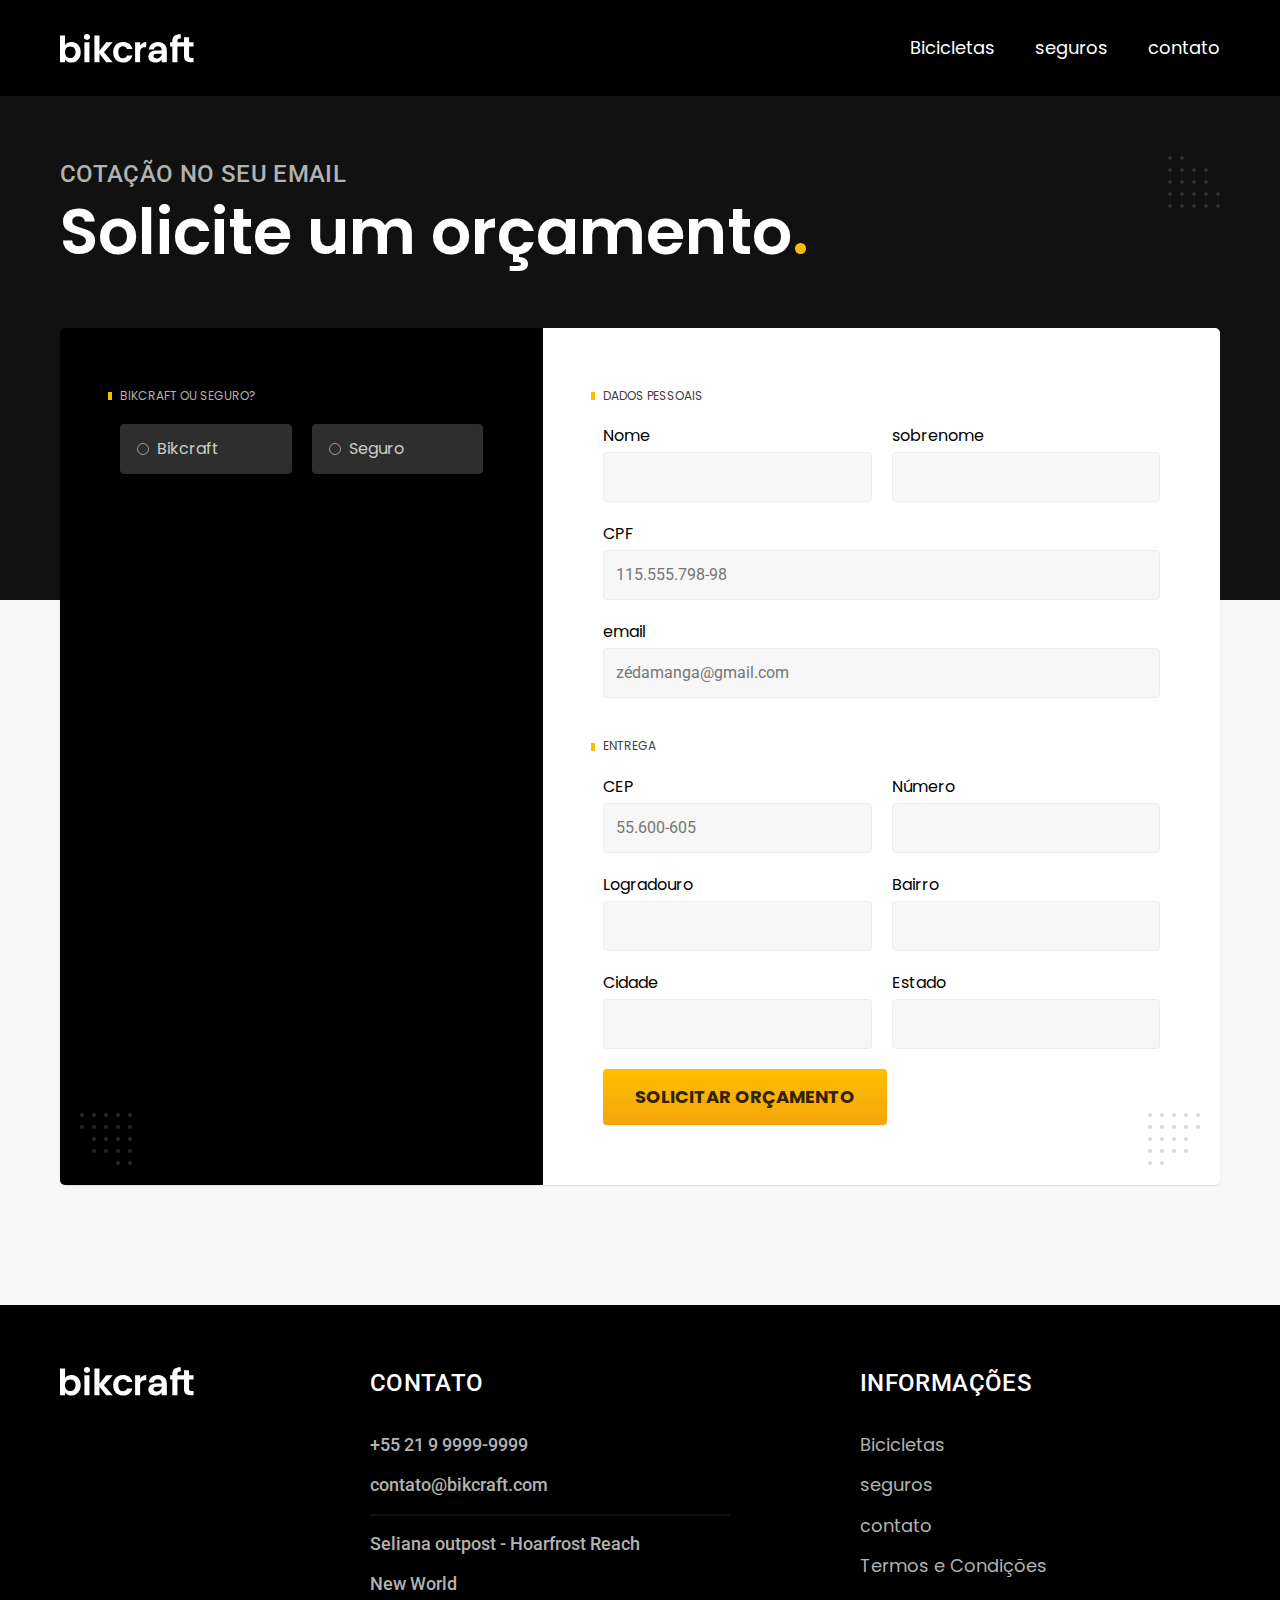
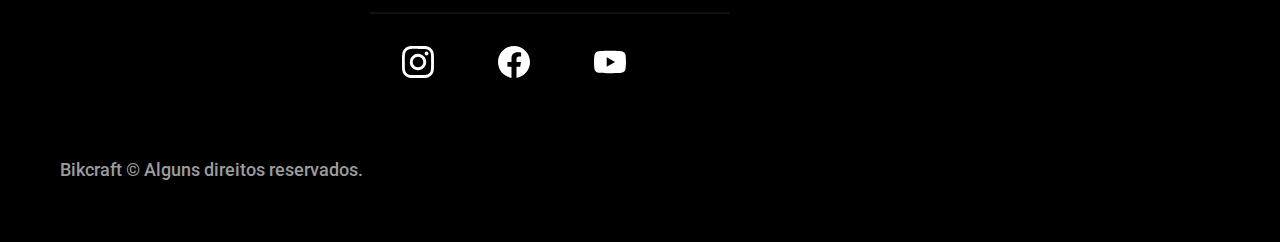
<file: orcamento.html>
<!DOCTYPE html>
<html lang="pt-br">
  <head>
    <meta name="viewport" content="width=device-width, initial-scale=1.0" />
      <link rel="preload" href="./css/style.min.css" as="style">
     <link rel="icon" href="./favicon.svg" type="image/svg+xml" />
    <link rel="stylesheet" href="/css/style.min.css" />
    <link rel="preconnect" href="https://fonts.googleapis.com" />
    <link rel="preconnect" href="https://fonts.gstatic.com" crossorigin />
    <link
      href="https://fonts.googleapis.com/css2?family=Poppins:wght@400;600&family=Roboto:wght@400;500&display=swap"
      rel="stylesheet"
    />
    <link rel="preconnect" href="https://fonts.googleapis.com">
<link rel="preconnect" href="https://fonts.gstatic.com" crossorigin>
<link href="https://fonts.googleapis.com/css2?family=Merriweather:ital@1&family=Poppins:wght@400;600&family=Roboto:wght@400;500&display=swap" rel="stylesheet">
    <meta charset="UTF-8" />
    <meta
      name="description"
      content="Termos e condições"
    />
    <title>Orçamento | Bikcraft</title>
      <script>document.documentElement.classList.add('js')</script>
  </head>
  <body id="orcamento">
    <header class="header-bg">
      <div class="header container">
        <a href="./"><img src="./img/bikcraft.svg" alt="Bikcraft" /></a>
        <nav area-label="primaria">
          <ul class="header-menu cor0 font-1-m">
            <li><a href="./bicicletas.html">Bicicletas</a></li>
            <li><a href="./seguros.html">seguros</a></li>
            <li><a href="./contato.html">contato</a></li>
          </ul>
        </nav>
      </div>
    </header>

    <main>
      <div class="titulo-bg">
        <div class="titulo container">
          <p class="font-2-l-b cor5">Cotação no seu email</p>
          <h1 class="font-1-xxl cor0">Solicite um orçamento<span class="corp1">.</span></h1>
        </div>
      </div>

      <form class="orcamento container" action="./">
        <div class="orcamento-produto"> 
          <h2 class="font-1-xs cor5">Bikcraft ou Seguro?</h2>

          <input type="radio" name="tipo" value="bikcraft" id="bikcraft">
          <label for="bikcraft">Bikcraft</label>

          <input type="radio" name="tipo" value="seguro" id="seguro">
          <label for="seguro">Seguro</label>

          <div class="orcamento-content" id="orcamento-bikcraft">
            <h2 class="font-1-xs cor5">Escolha a sua</h2>

            <input type="radio" name="produto" value="nimbus" id="nimbus">
            <label for="nimbus">nimbus <span>R$ 4999</span></label>
            <div class="orcamento-detalhe">
              <ul class="font-1-xs cor8">
                <li><img src="./img/icones/eletrica.svg" alt="">Motor elétrico</li>
                <li><img src="./img/icones/carbono.svg" alt="">fibra de carbono</li>
                <li><img src="./img/icones/velocidade.svg" alt="">50 km/h</li>
                <li><img src="./img/icones/rastreador.svg" alt="">rastreador</li>
              </ul>
              <img src="./img/bicicletas/nimbus.jpg" alt="bicicleta preta">
            </div>





            <input type="radio" name="produto" value="magic" id="magic">
            <label for="magic">magic <span>R$ 2499</span></label>
            <div class="orcamento-detalhe">
              <ul class="font-1-xs cor8">
                <li><img src="./img/icones/eletrica.svg" alt="">Motor elétrico</li>
                <li><img src="./img/icones/carbono.svg" alt="">fibra de carbono</li>
                <li><img src="./img/icones/velocidade.svg" alt="">45 km/h</li>
                <li><img src="./img/icones/rastreador.svg" alt="">rastreador</li>
              </ul>
              <img src="./img/bicicletas/magic.jpg" alt="bicicleta preta">
            </div>



            <input type="radio" name="produto" value="nebula" id="nebula">
            <label for="nebula">nebula <span>R$ 3999</span></label>
            <div class="orcamento-detalhe">
              <ul class="font-1-xs cor8">
                <li><img src="./img/icones/eletrica.svg" alt="">Motor elétrico</li>
                <li><img src="./img/icones/carbono.svg" alt="">fibra de carbono</li>
                <li><img src="./img/icones/velocidade.svg" alt="">40 km/h</li>
                <li><img src="./img/icones/rastreador.svg" alt="">rastreador</li>
              </ul>
              <img src="./img/bicicletas/nebula.jpg" alt="bicicleta preta">
            </div>

          </div>





          <div class="orcamento-content" id="orcamento-seguro">
            <h2 class="font-1-xs cor5">Escolha o plano</h2>

            <input type="radio" name="produto" value="prata" id="prata">
            <label for="prata">prata <span>R$ 199</span></label>


            <input type="radio" name="produto" value="ouro" id="ouro">
            <label for="ouro">ouro <span>R$ 299</span></label>
          </div>


          
        </div>

        <div class="orcamento-dados form">
          <h2 class="font-1-xs cor9 col2">Dados pessoais</h2>
          <div> 
            <label for="nome">Nome</label>
            <input type="text" name="nome" id="nome" >
          </div>

          <div> 
            <label for="sobrenome">sobrenome</label>
            <input type="text" name="sobrenome" id="sobrenome">
          </div>

          <div class="col2"> 
            <label for="cpf">CPF</label>
            <input type="text" name="cpf" id="cpf" placeholder="115.555.798-98">
          </div>

          <div class="col2"> 
            <label for="email">email</label>
            <input type="email" name="email" id="email" placeholder="zédamanga@gmail.com">
          </div>

          <h2 class="font-1-xs cor9 col2">entrega</h2>
          <div> 
            <label for="cep">CEP</label>
            <input type="text" name="cep" id="cep" placeholder="55.600-605">
          </div>

          <div> 
            <label for="numero">Número</label>
            <input type="text" name="numero" id="numero">
          </div>
          <div> 
            <label for="logradouro">Logradouro</label>
            <input type="text" name="logradouro" id="logradouro">
          </div>
          <div> 
            <label for="bairro">Bairro</label>
            <input type="text" name="bairro" id="bairro">
          </div>
          <div> 
            <label for="cidade">Cidade</label>
            <input type="text" name="cidade" id="cidade">
          </div>
          <div> 
            <label for="estado">Estado</label>
            <input type="text" name="estado" id="estado">
          </div>
          <button class="botao col2">Solicitar Orçamento</button>
        </div>
      </form>
     
    </main>





    <footer class="footer-bg">
      <div class="footer container">
        <img src="./img/bikcraft.svg" alt="bikcraft">
        <div class="footer-contato">
          <h3 class="font-2-l-b cor0">Contato</h3>
          <ul class="font-2-m cor5">
            <li> <a href="tel:+552199999999">+55 21 9 9999-9999</a></li>
            <li> <a href="mailto:danielalexandresjr@gmail.com">contato@bikcraft.com</a></li>
            <li>Seliana outpost - Hoarfrost Reach</li>
            <li>New World</li>
          </ul>
          <div class="footer-redes">
            <a href="./"></a>
            <img src="./img/redes/instagram.svg" alt="instagram">
            <a href="./"></a>
            <img src="./img/redes/facebook.svg" alt="facebook">
            <a href="./"></a>
            <img src="./img/redes/youtube.svg" alt="youtube">
          </div>
  
        </div>
  
        <div class="footer-informacoes">
          <h3 class="font-2-l-b cor0">Informações</h3>
          <nav>
            <ul class="font-1-m cor5">
              <li><a href="./bicicletas.html">Bicicletas</a></li>
              <li><a href="./seguros.html">seguros</a></li>
              <li><a href="./contato.html">contato</a></li>
              <li><a href="./termos.html">Termos e Condições</a></li>
            </ul>
          </nav>
        </div>
        <p class="footer-copy font-2-m cor6">Bikcraft © Alguns direitos reservados.</p>
      </div>
      
    </footer>
  
  
  
     <script src="./js/script.js"></script>
  </body>
  </html>
</file>
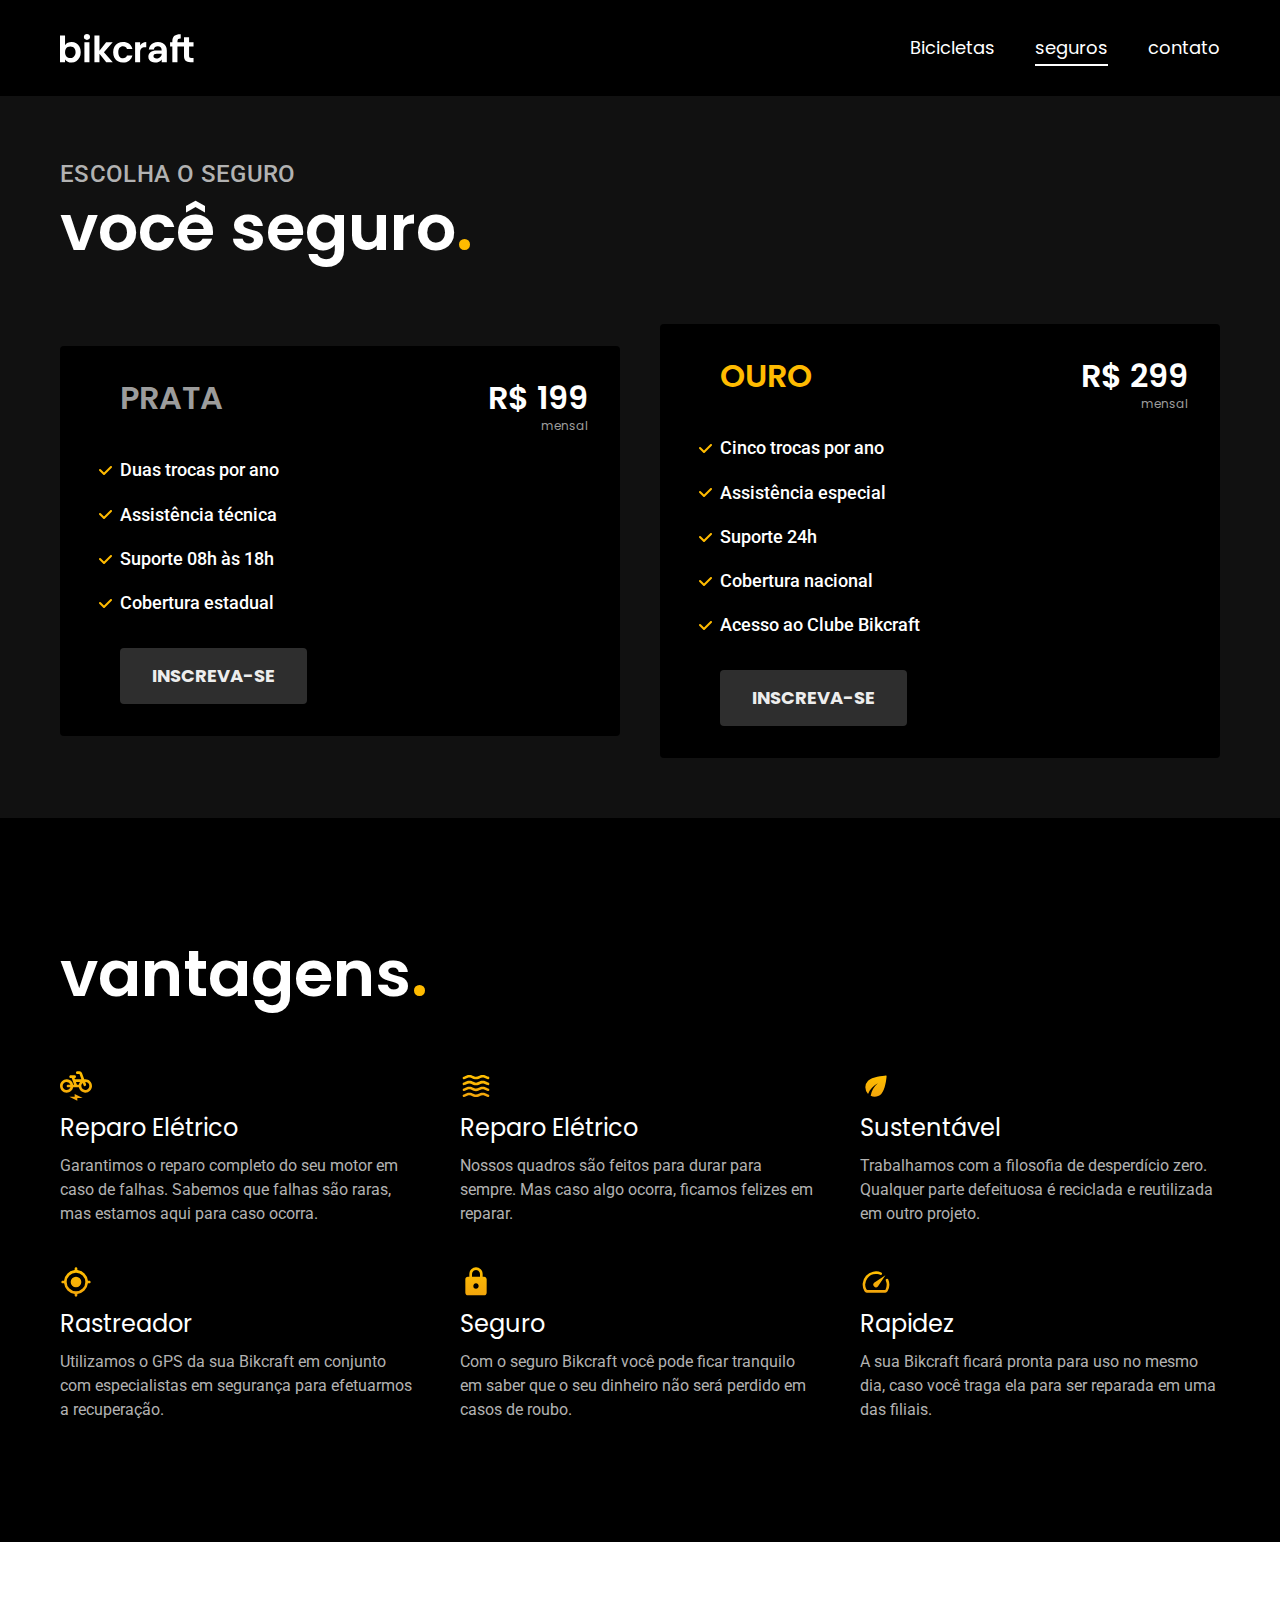
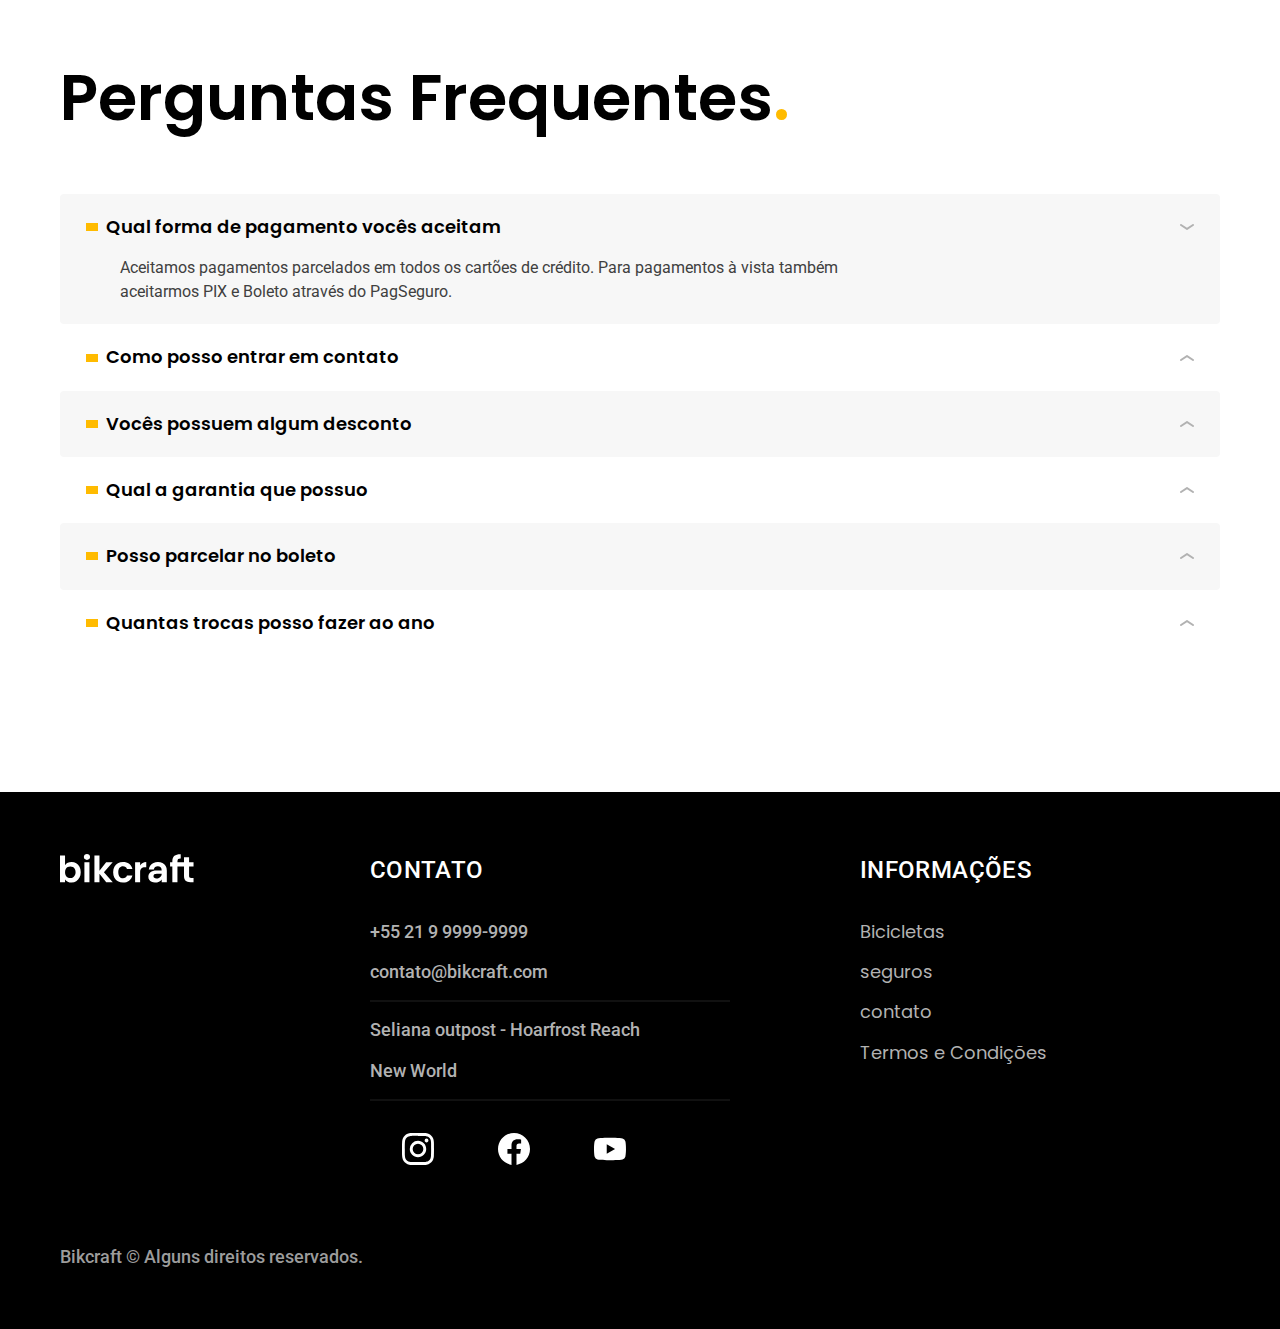
<file: seguros.html>
<!DOCTYPE html>
<html lang="pt-br">
  <head>
    <meta name="viewport" content="width=device-width, initial-scale=1.0" />
      <link rel="preload" href="./css/style.min.css" as="style">
     <link rel="icon" href="./favicon.svg" type="image/svg+xml" />
    <link rel="stylesheet" href="/css/style.min.css" />
    <link rel="preconnect" href="https://fonts.googleapis.com" />
    <link rel="preconnect" href="https://fonts.gstatic.com" crossorigin />
    <link
      href="https://fonts.googleapis.com/css2?family=Poppins:wght@400;600&family=Roboto:wght@400;500&display=swap"
      rel="stylesheet"
    />
    <link rel="preconnect" href="https://fonts.googleapis.com">
<link rel="preconnect" href="https://fonts.gstatic.com" crossorigin>
<link href="https://fonts.googleapis.com/css2?family=Merriweather:ital@1&family=Poppins:wght@400;600&family=Roboto:wght@400;500&display=swap" rel="stylesheet">
    <meta charset="UTF-8" />
    <meta
      name="description"
      content="Termos e condições"
    />
    <title>Seguros | Bikcraft</title>
      <script>document.documentElement.classList.add('js')</script>
  </head>
  <body id="seguros">
    <header class="header-bg">
      <div class="header container">
        <a href="./"><img src="./img/bikcraft.svg" alt="Bikcraft" /></a>
        <nav area-label="primaria">
          <ul class="header-menu cor0 font-1-m">
            <li><a href="./bicicletas.html">Bicicletas</a></li>
            <li><a href="./seguros.html">seguros</a></li>
            <li><a href="./contato.html">contato</a></li>
          </ul>
        </nav>
      </div>
    </header>

    <main class="seguros-bg">
      <div class="titulo-bg">
        <div class="titulbo container">
          <p class="font-2-l-b cor5">Escolha o seguro</p>
          <h1 class="font-1-xxl cor0">você seguro<span class="corp1">.</span></h1>
        </div>
      </div>

        <div class="seguros container">
          <div class="seguros-item">
            <h3 class="font-1-xl cor6">PRATA</h3>
            <span class="font-1-xl cor0">R$ 199 <span class="font-1-xs cor6">mensal</span> </span>
            <ul class="font-2-m cor0">
            <li>Duas trocas por ano</li>
            <li>Assistência técnica</li>
            <li>Suporte 08h às 18h</li>
            <li>Cobertura estadual</li>
          </ul>
          <a class="botao secundario" href="./orcamento.html?tipo=seguro&produto=prata">Inscreva-se</a>
          </div>
        
  
  
          <div class="seguros-item">
            <h3 class="font-1-xl corp1">OURO</h3>
            <span class="font-1-xl cor0">R$ 299 <span class="font-1-xs cor6">mensal</span> </span>
            <ul class="font-2-m cor0">
            <li>Cinco trocas por ano</li>
            <li>Assistência especial</li>
            <li>Suporte 24h</li>
            <li>Cobertura nacional</li>
            <li>Acesso ao Clube Bikcraft</li>
          </ul>
          <a class="botao secundario" href="./orcamento.html?tipo=seguro&produto=ouro">Inscreva-se</a>
          </div>
        </div>


    </main>

    <article class="vantagens-bg">
      <div class="vantagens container">
        <h2 class="font-1-xxl cor0">vantagens<span class="corp1">.</span></h2>
        <ul>
          <li>
            <img src="./img/icones/eletrica.svg" alt="">
            <h3 class="font-1-l cor0">Reparo Elétrico</h3>
            <p class="font-2-s cor5">Garantimos o reparo completo do seu motor em caso de falhas. Sabemos que falhas são raras, mas estamos aqui para caso ocorra.</p>
          </li>
          <li>
            <img src="./img/icones/carbono.svg" alt="">
            <h3 class="font-1-l cor0">Reparo Elétrico</h3>
            <p class="font-2-s cor5">Nossos quadros são feitos para durar para sempre. Mas caso algo ocorra, ficamos felizes em reparar.</p>
          </li>
          <li>
            <img src="./img/icones/sustentavel.svg" alt="">
            <h3 class="font-1-l cor0">Sustentável</h3>
            <p class="font-2-s cor5">Trabalhamos com a filosofia de desperdício zero. Qualquer parte defeituosa é reciclada e reutilizada em outro projeto.</p>
          </li>
          <li>
            <img src="./img/icones/rastreador.svg" alt="">
            <h3 class="font-1-l cor0">Rastreador</h3>
            <p class="font-2-s cor5">Utilizamos o GPS da sua Bikcraft em conjunto com especialistas em segurança para efetuarmos a recuperação.</p>
          </li>
          <li>
            <img src="./img/icones/seguro.svg" alt="">
            <h3 class="font-1-l cor0">Seguro</h3>
            <p class="font-2-s cor5">Com o seguro Bikcraft você pode ficar tranquilo em saber que o seu dinheiro não será perdido em casos de roubo.</p>
          </li>
          <li>
            <img src="./img/icones/velocidade.svg" alt="">
            <h3 class="font-1-l cor0">Rapidez</h3>
            <p class="font-2-s cor5">A sua Bikcraft ficará pronta para uso no mesmo dia, caso você traga ela para ser reparada em uma das filiais.</p>
          </li>
        </ul>
      </div>
    </article>

    <article class="perguntas container">
      <h2 class="font-1-xxl">Perguntas Frequentes<span class="corp1">.</span></h2>
      
      <dl>
        <div>
          <dt><button  class="font-1-m-b" aria-controls="pergunta1" aria-expanded="true">Qual forma de pagamento vocês aceitam</button></dt>
          <dd id="pergunta1" class="font-2-s cor9 ativa">Aceitamos pagamentos parcelados em todos os cartões de crédito. Para pagamentos à vista também aceitarmos PIX e Boleto através do PagSeguro.</dd>
        </div>
        <div>
          <dt><button  class="font-1-m-b" aria-controls="pergunta2" aria-expanded="false">Como posso entrar em contato</button></dt>
          <dd id="pergunta2" class="font-2-s cor9">Aceitamos pagamentos parcelados em todos os cartões de crédito. Para pagamentos à vista também aceitarmos PIX e Boleto através do PagSeguro.</dd>
        </div>
        <div>
          <dt><button  class="font-1-m-b" aria-controls="pergunta3" aria-expanded="false">Vocês possuem algum desconto</button></dt>
          <dd id="pergunta3" class="font-2-s cor9">Aceitamos pagamentos parcelados em todos os cartões de crédito. Para pagamentos à vista também aceitarmos PIX e Boleto através do PagSeguro.</dd>
        </div>
        <div>
          <dt><button  class="font-1-m-b" aria-controls="pergunta4" aria-expanded="false">Qual a garantia que possuo</button></dt>
          <dd id="pergunta4" class="font-2-s cor9">Aceitamos pagamentos parcelados em todos os cartões de crédito. Para pagamentos à vista também aceitarmos PIX e Boleto através do PagSeguro.</dd>
        </div>
        <div>
          <dt><button  class="font-1-m-b" aria-controls="pergunta5" aria-expanded="false">Posso parcelar no boleto</button></dt>
          <dd  id="pergunta5" class="font-2-s cor9">Aceitamos pagamentos parcelados em todos os cartões de crédito. Para pagamentos à vista também aceitarmos PIX e Boleto através do PagSeguro.</dd>
        </div>
        <div>
          <dt><button  class="font-1-m-b" aria-controls="pergunta6" aria-expanded="false">Quantas trocas posso fazer ao ano</button></dt>
          <dd id="pergunta6" class="font-2-s cor9">Aceitamos pagamentos parcelados em todos os cartões de crédito. Para pagamentos à vista também aceitarmos PIX e Boleto através do PagSeguro.</dd>
        </div>
      </dl>
    </article>

    


    <footer class="footer-bg">
      <div class="footer container">
        <img src="./img/bikcraft.svg" alt="bikcraft">
        <div class="footer-contato">
          <h3 class="font-2-l-b cor0">Contato</h3>
          <ul class="font-2-m cor5">
            <li> <a href="tel:+552199999999">+55 21 9 9999-9999</a></li>
            <li> <a href="mailto:danielalexandresjr@gmail.com">contato@bikcraft.com</a></li>
            <li>Seliana outpost - Hoarfrost Reach</li>
            <li>New World</li>
          </ul>
          <div class="footer-redes">
            <a href="./"></a>
            <img src="./img/redes/instagram.svg" alt="instagram">
            <a href="./"></a>
            <img src="./img/redes/facebook.svg" alt="facebook">
            <a href="./"></a>
            <img src="./img/redes/youtube.svg" alt="youtube">
          </div>
  
        </div>
  
        <div class="footer-informacoes">
          <h3 class="font-2-l-b cor0">Informações</h3>
          <nav>
            <ul class="font-1-m cor5">
              <li><a href="./bicicletas.html">Bicicletas</a></li>
              <li><a href="./seguros.html">seguros</a></li>
              <li><a href="./contato.html">contato</a></li>
              <li><a href="./termos.html">Termos e Condições</a></li>
            </ul>
          </nav>
        </div>
        <p class="footer-copy font-2-m cor6">Bikcraft © Alguns direitos reservados.</p>
      </div>
      
    </footer>
  
  
  
     <script src="./js/script.js"></script>
  </body>
  </html>
</file>
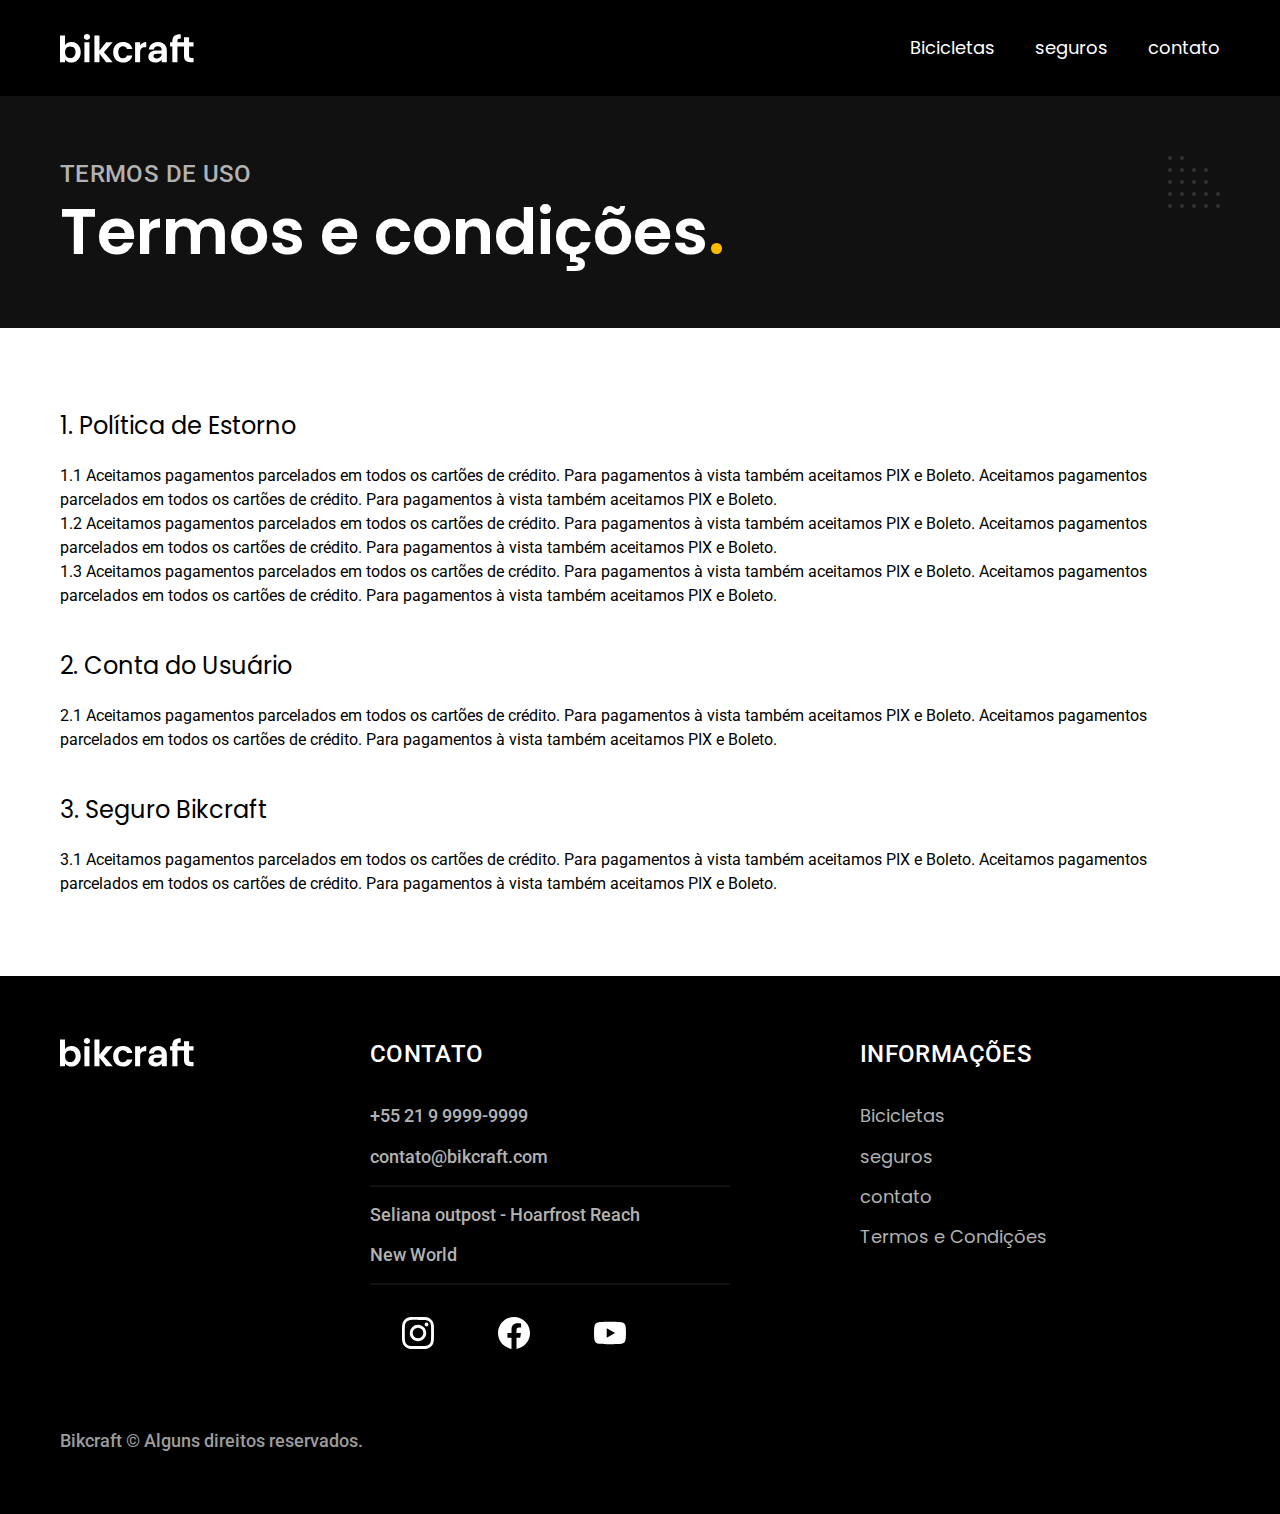
<file: termos.html>
<!DOCTYPE html>
<html lang="pt-br">
  <head>
    <meta name="viewport" content="width=device-width, initial-scale=1.0" />
      <link rel="preload" href="./css/style.min.css" as="style">
     <link rel="icon" href="./favicon.svg" type="image/svg+xml" />
    <link rel="stylesheet" href="/css/style.min.css" />
    <link rel="preconnect" href="https://fonts.googleapis.com" />
    <link rel="preconnect" href="https://fonts.gstatic.com" crossorigin />
    <link
      href="https://fonts.googleapis.com/css2?family=Poppins:wght@400;600&family=Roboto:wght@400;500&display=swap"
      rel="stylesheet"
    />
    <link rel="preconnect" href="https://fonts.googleapis.com">
<link rel="preconnect" href="https://fonts.gstatic.com" crossorigin>
<link href="https://fonts.googleapis.com/css2?family=Merriweather:ital@1&family=Poppins:wght@400;600&family=Roboto:wght@400;500&display=swap" rel="stylesheet">
    <meta charset="UTF-8" />
    <meta
      name="description"
      content="Termos e condições"
    />
    <title>Termos e condições | Bikcraft</title>
      <script>document.documentElement.classList.add('js')</script>
  </head>
  <body id="termos">
    <header class="header-bg">
      <div class="header container">
        <a href="./"><img src="./img/bikcraft.svg" alt="Bikcraft" /></a>
        <nav area-label="primaria">
          <ul class="header-menu cor0 font-1-m">
            <li><a href="./bicicletas.html">Bicicletas</a></li>
            <li><a href="./seguros.html">seguros</a></li>
            <li><a href="./contato.html">contato</a></li>
          </ul>
        </nav>
      </div>
    </header>

    <main>
      <div class="titulo-bg">
        <div class="titulo container">
          <p class="font-2-l-b cor5">Termos de uso</p>
          <h1 class="font-1-xxl cor0">Termos e condições<span class="corp1">.</span></h1>
        </div>
      </div>

      <div class="termos font-2-s cor-10 container">
        <h2 class="font-1-l cor-11">1. Política de Estorno</h2>
        <p>1.1 Aceitamos pagamentos parcelados em todos os cartões de crédito. Para pagamentos à vista também aceitamos PIX e Boleto. Aceitamos pagamentos parcelados em todos os cartões de crédito. Para pagamentos à vista também aceitamos PIX e Boleto.</p>
        <p>1.2 Aceitamos pagamentos parcelados em todos os cartões de crédito. Para pagamentos à vista também aceitamos PIX e Boleto. Aceitamos pagamentos parcelados em todos os cartões de crédito. Para pagamentos à vista também aceitamos PIX e Boleto.</p>
        <p>1.3 Aceitamos pagamentos parcelados em todos os cartões de crédito. Para pagamentos à vista também aceitamos PIX e Boleto. Aceitamos pagamentos parcelados em todos os cartões de crédito. Para pagamentos à vista também aceitamos PIX e Boleto.</p>
        <h2 class="font-1-l cor-11">2. Conta do Usuário</h2>
        <p>2.1 Aceitamos pagamentos parcelados em todos os cartões de crédito. Para pagamentos à vista também aceitamos PIX e Boleto. Aceitamos pagamentos parcelados em todos os cartões de crédito. Para pagamentos à vista também aceitamos PIX e Boleto.</p>
        <h2 class="font-1-l cor-11">3. Seguro Bikcraft</h2>
        <p>3.1 Aceitamos pagamentos parcelados em todos os cartões de crédito. Para pagamentos à vista também aceitamos PIX e Boleto. Aceitamos pagamentos parcelados em todos os cartões de crédito. Para pagamentos à vista também aceitamos PIX e Boleto.</p>
      </div>
    </main>





    <footer class="footer-bg">
      <div class="footer container">
        <img src="./img/bikcraft.svg" alt="bikcraft">
        <div class="footer-contato">
          <h3 class="font-2-l-b cor0">Contato</h3>
          <ul class="font-2-m cor5">
            <li> <a href="tel:+552199999999">+55 21 9 9999-9999</a></li>
            <li> <a href="mailto:danielalexandresjr@gmail.com">contato@bikcraft.com</a></li>
            <li>Seliana outpost - Hoarfrost Reach</li>
            <li>New World</li>
          </ul>
          <div class="footer-redes">
            <a href="./"></a>
            <img src="./img/redes/instagram.svg" alt="instagram">
            <a href="./"></a>
            <img src="./img/redes/facebook.svg" alt="facebook">
            <a href="./"></a>
            <img src="./img/redes/youtube.svg" alt="youtube">
          </div>
  
        </div>
  
        <div class="footer-informacoes">
          <h3 class="font-2-l-b cor0">Informações</h3>
          <nav>
            <ul class="font-1-m cor5">
              <li><a href="./bicicletas.html">Bicicletas</a></li>
              <li><a href="./seguros.html">seguros</a></li>
              <li><a href="./contato.html">contato</a></li>
              <li><a href="./termos.html">Termos e Condições</a></li>
            </ul>
          </nav>
        </div>
        <p class="footer-copy font-2-m cor6">Bikcraft © Alguns direitos reservados.</p>
      </div>
      
    </footer>
  
  
  
     <script src="./js/script.js"></script>
  </body>
  </html>
</file>
<file: css/style.min.css>
.header-bg{background-color:#000}.header{display:flex;flex-wrap:wrap;gap:20px;justify-content:space-between;align-items:center;padding-top:20px;padding-bottom:20px}.header-menu{display:flex;gap:40px;flex-wrap:wrap}.header-menu a{display:inline-block;padding:16px 0;position:relative}.header-menu a::after{content:"";display:block;height:2px;width:0%;background:#fff;margin-top:4px;transition:.3s;position:absolute}.header-menu a.ativo::after,.header-menu a:hover:after{width:100%}@media(width<800px){.header-menu{gap:20px}.header-menu a{background-color:#111;padding:12px 16px;border-radius:4px}.header-menu a:hover{background-color:#2e2e2e}.header a::after{display:none}}@media(width<600px){.header-menu{gap:12px}.header-menu a{background-color:#111;padding:8px 12px;font-size:14px}}.js [data-anime]{opacity:0}.js .anime{opacity:1;transform:none;transition:transform .8s,opacity .8s}body{margin:0;font-family:Arial,Helvetica,sans-serif}ul{padding:0;list-style:none}blockquote,h1,h2,h3,h4,p,ul{margin:0}a{text-decoration:none;color:inherit}img{max-width:100%;display:block}img[src$='.jpg']{border-radius:4px}.intro-bg{background:var(--cor-12) url("../img/dec/bottom-left.svg") no-repeat bottom 160px left 20px;box-shadow:inset 0 -120px #fff}.intro{display:grid;grid-template-columns:1fr 1fr;gap:0 40px}.intro img{width:100%}.intro h1 span{color:#fb0}.intro-content{align-self:end;padding-bottom:200px}.intro h1{margin-bottom:32px}.intro p{margin-bottom:20px}@media (width<800px){.intro{grid-template-columns:1fr;gap:32px}.intro-bg{background-color:#111;padding-top:40px;box-shadow:inset 0 -60px #fff}.intro-content{padding-bottom:0}.intro h1{font-size:32px;margin-bottom:16px}.intro img{object-fit:cover;height:300px;width:100%}}.container{max-width:1200px;box-sizing:border-box;padding-left:20px;padding-right:20px;margin-left:auto;margin-right:auto}.paddside{padding-left:40px;padding-right:40px}.botao{display:inline-block;padding:16px 32px;background:linear-gradient(#ffbf00,#f2a50c);border-radius:4px;box-shadow:0 1px 2px rgba(0,0,0,.1);text-transform:uppercase;color:#320;font:600 1.125rem/1.35 Poppins,sans-serif;max-width:max-content;border:none;cursor:pointer;font-weight:700}.botao.secundario{background:var(--cor-10);color:var(--cor-2)}.botao.secundario:hover{background:var(--cor-9)}.botao.seta{display:flex;align-items:center}.botao.seta::after{content:"";display:inline-block;width:18px;height:10px;margin-left:12px;background:url(../img/icones/seta.svg);transition:transform .2s}.botao.seta:hover::after{transform:translateX(4px)}.botao:hover{background:linear-gradient(#ffb60d,#e59317)}@media (width<600px){.botao{padding:12px 16px;font-size:1rem}}.link{display:inline-block;color:var(--cor-p1);font:500 1.5rem/1.5 Poppins,sans-serif;text-transform:uppercase}.link::after{content:"";display:block;width:100%;height:4px;background-color:currentColor}.link:hover{color:var(--cor-0)}.titulo-bg{padding-top:60px;padding-bottom:60px;background:var(--cor-11)}.titulo{background:url(../img/dec/top-right.svg) no-repeat top right 20px}.titulo p{margin-bottom:4px}@media (width<800px){.titulo{padding-top:40px;padding-bottom:40px}.titulo p{font-size:1rem;text-transform:lowercase;font-weight:400}}.font-1-xs{font:400 0.75rem/1.35 Poppins,sans-serif}.font-2-xs{font:400 0.875rem/1.43 Roboto,sans-serif}.font-1-s{font:400 1rem/1.5 Poppins,sans-serif}.font-2-s{font:400 1rem/1.5 Roboto,sans-serif}.font-1-m,.font-1-m-b{font:400 1.125rem/1.35 Poppins,sans-serif}.font-1-m-b{font-weight:600}.font-2-m{font:500 1.125rem/1.35 Roboto,sans-serif}.font-1-l{font:400 1.5rem/1.5 Poppins,sans-serif}.font-2-l,.font-2-l-b{font:400 1.5rem/1.5 Roboto,sans-serif}.font-2-l-b{font-weight:500;letter-spacing:.015em;text-transform:uppercase}.font-1-xl{font:600 2rem/1.25 Poppins,sans-serif}.font-2-xl{font:500 2rem/1.25 Roboto,sans-serif}.font-1-xxl{font:600 4rem/1.125 Poppins,sans-serif}@media (max-width:1200px){.font-1-xxl{font-size:3rem}.font-2-l,.font-2-l-b{font-size:1.125rem}}@media (max-width:800px){.font-1-xxl{font-size:2rem}.font-1-xl,.font-2-xl{font-size:1.5rem}}:root{--cor-0:#ffffff;--cor-1:#f7f7f7;--cor-2:#ededed;--cor-3:#dedede;--cor-4:#cccccc;--cor-5:#b2b2b2;--cor-6:#9c9c9c;--cor-7:#717171;--cor-8:#595959;--cor-9:#404040;--cor-10:#2e2e2e;--cor-11:#111111;--cor-12:#000000;--cor-p1:#ffbb00;--cor-p2:#e4a30b;--cor-p3:#a66f00;--cor-p4:#664400;--cor-p5:#332200}.cor0{color:var(--cor-0)}.cor1{color:var(--cor-1)}.cor2{color:var(--cor-2)}.cor3{color:var(--cor-3)}.cor4{color:var(--cor-4)}.cor5{color:var(--cor-5)}.cor6{color:var(--cor-6)}.cor7{color:var(--cor-7)}.cor8{color:var(--cor-8)}.cor9{color:var(--cor-9)}.cor10{color:var(--cor-10)}.cor11{color:var(--cor-11)}.cor12{color:var(--cor-12)}.corp1{color:var(--cor-p1)}.corp2{color:var(--cor-p2)}.corp3{color:var(--cor-p3)}.corp4{color:var(--cor-p4)}.corp5{color:var(--cor-p5)}.bicicletas-bg:nth-child(odd){background:linear-gradient(to right,var(--cor-0) 30%,var(--cor-11) 0)}.bicicletas{display:grid;grid-template-columns:1fr 1fr;gap:40px;padding:60px 20px;background:url(../img/dec/top-right.svg) no-repeat top 40px right 20px}.bicicletas-img{position:relative}.bicicletas-img span{display:inline-block;background-color:var(--cor-12);padding:8px 16px 8px 8px;position:absolute;top:20px;right:0;border-radius:5px 0 0 5px}.bicicleta-content{display:grid;grid-template-columns:1fr auto;align-content:start}.bicicleta-content h2,.bicicleta-content p{grid-column:1/-1}.bicicletas h2{margin-bottom:20px}.bicicletas h2::before{content:"";display:block;width:12px;height:8px;background:var(--cor-p1);margin-bottom:8px}.bicicletas p{margin-bottom:32px}.bicicletas a{place-self:end}.bicicletas ul{display:grid;gap:16px}.bicicletas li{display:flex;align-items:center}.bicicleta-content img{width:24px;margin-right:8px}@media (width<800px){.bicicletas{grid-template-columns:1fr;gap:20px;padding-top:40px;padding-bottom:40px}.bicicletas-bg:nth-child(odd){background:var(--cor-11)}}@media (width<600px){.bicicleta-content{grid-template-columns:1fr}.bicicletas ul{grid-template-columns:1fr 1fr;margin-bottom:32px}.bicicletas a{place-self:start;margin-top:20px}}.bicicletas-lista{padding-top:60px;padding-bottom:120px}.bicicletas-lista h2{margin-bottom:40px}.bicicletas-lista ul{display:flex;gap:40px;padding:0 20px 20px 20px;max-width:1400px;margin-left:auto;margin-right:auto;overflow-x:auto}#bicicleta .bicicletas-lista ul{padding:0 0 20px 0}.bicicletas-lista li{flex:1;min-width:280px}.bicicletas-lista a{display:block}.bicicletas-lista img{margin-bottom:16px}.bicicletas-lista h3{margin-bottom:8px;display:flex;align-items:center}.bicicletas-lista h3::before{content:"";display:inline-block;height:8px;width:12px;margin-right:8px;background-color:var(--cor-p1);transition:width .2s}.bicicletas-lista a:hover h3::before{width:24px}.bicicletas-lista li span{padding-left:20px}@media(width<800px){.bicicletas-lista{padding-bottom:60px}.bicicletas-lista ul{gap:20px}}.tecnologia-bg{background-color:var(--cor-11);box-shadow:inset 0 120px var(--cor-0),inset 0 -120px var(--cor-0)}.tecnologia{display:grid;grid-template-columns:1fr 1fr;gap:40px}.tecnologia-img img{height:100%;width:100%;object-fit:cover;object-position:left}.tecnologia-content{padding-top:160px;padding-bottom:160px}.tecnologia-content>span{display:block;margin-bottom:20px}.tecnologia-content h2{margin-bottom:32px}.tecnologia-content>p{margin-bottom:20px}.tecnologia a{margin-bottom:80px}.tecnologia-vantagens{display:flex;gap:40px}.tecnologia-vantagens h3{margin-bottom:8px;width:max-content}.tecnologia-vantagens img{width:24px;margin-bottom:8px}@media (width<800px){.tecnologia-bg{box-shadow:initial}.tecnologia{grid-template-columns:1fr}.tecnologia a{margin-bottom:60px}.tecnologia-content{padding-top:60px;padding-bottom:60px}.tecnologia-img{display:none}}@media (width<600px){.tecnologia-vantagens{flex-direction:column}}.parceiros{padding-top:60px;padding-bottom:120px}.parceiros h2{margin-bottom:60px}.parceiros ul{padding:0 20px;max-width:1400px;display:grid;grid-template-columns:repeat(4,1fr);margin:0 auto}.parceiros li{display:flex;padding:32px;border-left:2px solid var(--cor-2)}.parceiros img{margin:auto}.parceiros li:first-child,.parceiros li:nth-child(5){border-left:none}.parceiros li:nth-child(n+5){border-top:2px solid var(--cor-2)}@media (width<800px){.parceiros{margin-bottom:60px}.parceiros h2{margin-bottom:20px}.parceiros ul{grid-template-columns:repeat(2,1fr)}.parceiros li{padding:20px}.parceiros li:nth-child(n+3){border-top:2px solid var(--cor-2)}.parceiros li:nth-child(odd){border-left:none}}.depoimento{display:grid;grid-template-columns:1fr 1fr;background-color:var(--cor-p1);overflow:hidden}.depoimento img{width:100%;height:100%;object-fit:cover;border-radius:0}.depoimento-content{padding:40px 40px 80px 80px;align-self:end;background:url(../img/dec/bottom-right-p.svg) no-repeat bottom 40px right 40px}.depoimento-content p{max-width:32ch;font-family:Merriweather;font-style:italic;font-weight:900;margin-bottom:32px;position:relative}.depoimento p::after,.depoimento p::before{font-size:5rem;color:var(--cor-p2);position:absolute}.depoimento p::before{content:'“';left:-50px;top:-20px}.depoimento p::after{content:'”'}@media (width>1200px){.depoimento img{max-height:520px}}@media (width<800px){.depoimento{grid-template-columns:1fr;text-align:center}.depoimento-content{padding:40px 20px;justify-self:center}.depoimento img{max-height:200px}}.seguros-bg{background:var(--cor-11)}.seguros{padding-top:60px;padding-bottom:60px;display:grid;grid-template-columns:1fr 1fr;gap:40px;align-items:center}#seguros .seguros{padding-top:0}.seguros h2{grid-column:1/-1;padding-bottom:60px}.seguros-item{background:var(--cor-12);padding:32px 32px 32px 60px;display:grid;grid-template-columns:1fr auto;border-radius:4px}.seguros h3{margin-bottom:40px}.seguros-item span{grid-column:2;display:block;text-align:right}.seguros-item ul{grid-column:1/-1;margin-bottom:32px}.seguros-item li{display:flex;align-items:center;position:relative}.seguros-item li+li{margin-top:20px}.seguros-item li::before{content:"";display:inline-block;width:13px;height:9px;background-image:url("../img/icones/lista.svg");position:absolute;left:-21px}.seguros-item a{grid-column:1/-1;font-weight:700}@media (width<800px){.seguros{grid-template-columns:1fr}}.seguro-bg{background-color:var(--cor-11);box-shadow:inset 0 120px var(--cor-0),inset 0 -120px var(--cor-12)}.seguro{display:grid;grid-template-columns:1fr 1fr;gap:40px}.seguro-img img{width:100%;height:100%;object-fit:cover}.seguro-content{padding-top:180px;padding-bottom:180px}.seguro h2{margin-bottom:32px}.seguro p{margin-bottom:20px}@media (width<800px){.seguro-bg{box-shadow:inset 0 -60px var(--cor-12)}.seguro{grid-template-columns:1fr}.seguro-content{grid-row:1;padding-top:40px;padding-bottom:0}}.footer-bg{background:var(--cor-12)}.footer{display:grid;grid-template-columns:3fr 5fr 4fr;gap:40px;padding-top:60px;padding-bottom:60px}.footer h3{margin-bottom:32px}.footer-contato ul{margin-bottom:32px}.footer-contato li:nth-child(2n):after{content:"";display:block;max-width:360px;height:2px;background:var(--cor-11);margin-top:16px}.footer li{margin-bottom:16px}.footer-redes{display:flex;gap:32px}.footer a:hover{color:var(--cor-0)}.footer-copy{grid-column:1/-1;margin-top:40px}@media (width<800px){.footer>img{display:none}.footer{grid-template-columns:1fr 1fr}}@media (width<600px){.footer{grid-template-columns:1fr}.footer-copy{margin-top:0}}.termos{padding-top:80px;padding-bottom:80px}.termos h2{margin-bottom:20px}.termos p+h2{margin-top:40px}.temos p{max-width:75ch;margin-bottom:24px}.vantagens-bg{background-color:var(--cor-12)}.vantagens{padding-top:120px;padding-bottom:120px}.vantagens h2{margin-bottom:60px}.vantagens ul{display:grid;grid-template-columns:repeat(auto-fit,minmax(280px,max-content));gap:40px}.vantagens h3,.vantagens img{margin-bottom:8px}@media (width<800px){.vantagens{padding-top:60px;padding-bottom:60px}.vantagens h2{margin-bottom:40px}.vantagens ul{gap:20px}}.perguntas{padding-top:120px;padding-bottom:120px}.perguntas h2{margin-bottom:60px}.perguntas dl>div{padding:20px;border-radius:4px}.perguntas dl>div:nth-child(odd){background:var(--cor-1)}.perguntas button{display:grid;grid-template-columns:auto 1fr auto;align-items:center;border:none;background:0 0;width:100%;text-align:left}.perguntas button::before{content:"";display:inline-block;width:12px;height:8px;background:var(--cor-p1);margin-right:8px}.perguntas button::after{content:"";display:inline-block;width:14px;height:6px;background:url(../img/icones/seta-abrir.svg);transition:.3s}.perguntas button:hover:after,.perguntas button[aria-expanded=true]::after{transform:rotate(180deg)}.js .perguntas dd{display:none}.js .perguntas dd.ativa{display:block}.perguntas dd{padding-top:16px;max-width:80ch}@media (width<800px){.perguntas{padding-top:60px;padding-bottom:60px}.perguntas h2{margin-bottom:40px}}.bicicleta{display:grid;grid-template-columns:1fr 1fr;align-items:start;gap:40px;padding-top:60px;padding-bottom:60px}#bicicleta .titulo p{text-transform:uppercase}.bicicleta-img{display:flex;flex-wrap:wrap;gap:20px}.bicicleta-img img{flex:1;min-width:200px}.bicicleta-img img:first-child{min-width:100%}.bicicleta-content>p{margin-bottom:32px}.bicicleta-comrpar{display:grid;grid-template-columns:max-content auto;align-items:center;justify-items:start;gap:8px 12px}.bicicleta-comrpar a{grid-row:span 2}.bicicleta-comrpar span{display:flex;align-items:center;gap:8px;background-color:var(--cor-12);padding:4px 8px;border-radius:4px}.bicicleta-content h2{text-transform:uppercase;letter-spacing:.15rem;margin-bottom:12px}.bicicleta-ficha,.bicicleta-info{padding:32px;background:var(--cor-12);border-radius:4px}.bicicleta-info{margin-bottom:40px;display:grid;grid-template-columns:1fr 1fr;gap:32px}.bicicleta-info img{width:24px;margin-bottom:8px}.bicicleta-info h3{margin-bottom:8px}.bicicleta-ficha li{padding:4px 0;display:flex;justify-content:space-between;border-bottom:1px solid var(--cor-11)}.bicicleta-ficha li:last-child{border-bottom:none}.bicicleta-ficha span{color:var(--cor-6)}@media (width<800px){.bicicleta{grid-template-columns:1fr;padding:40px 0}.bicicleta-img{grid-row:2}}@media (width<500px){.bicicleta-info{grid-template-columns:1fr}.bicicleta-comrpar{grid-template-columns:1fr}}#contato{background:linear-gradient(var(--cor-11) 600px,var(--cor-1) 0)}.contato{display:grid;grid-template-columns:5fr 7fr}.contato-dados,.contato-formulario{padding:60px;box-shadow:0 1px 2px rgba(0,0,0,.1)}.contato-dados{border-radius:5px 0 0 5px;background:var(--cor-12) url(../img/dec/bottom-left.svg) no-repeat bottom 20px left 20px}.contato-formulario{border-radius:0 5px 5px 0;background:var(--cor-0) url(../img/dec/bottom-right.svg) no-repeat bottom 20px right 20px}.contato-dados h2{margin-bottom:60px}.contato-endereco{margin-bottom:32px;padding-left:28px;background:url("../img/icones/local.svg") no-repeat 0 2px}.contato-endereco p{margin-bottom:8px}.contato-meios a{display:block;max-width:max-content;margin-bottom:8px;padding-left:28px}.contato-meios a:hover{color:var(--cor-0)}.contato-meios a:first-child{background:url('../img/icones/email.svg') no-repeat 0 2px}.contato-meios a:nth-child(2){margin-bottom:32px}.contato-meios a:nth-child(3){background:url('../img/icones/telefone.svg') no-repeat 0 2px;margin-bottom:60px}.contato-redes{display:flex;gap:32px;padding-left:28px}@media (width<800px){.contato{grid-template-columns:1fr}.contato-dados,.contato-formulario{padding:20px}.contato-dados{border-radius:5px 5px 0 0;background:var(--cor-12)}.contato-formulario{border-radius:0 0 5px 5px}.contato-dados h2,.contato-meios a:nth-child(3){margin-bottom:32px}.contato-redes{margin-bottom:12px}}.form{display:grid;grid-template-columns:1fr 1fr;gap:20px}.form label{display:block;font:400 1rem/1.5 Poppins,sans-serif;margin-bottom:4px}.form .col2{grid-column:span 2}.form input[type=email],.form input[type=text],.form textarea{font:400 1rem/1.5 Roboto,sans-serif;background:var(--cor-1);border:1px solid var(--cor-2);padding:12px;border-radius:4px;width:100%;box-sizing:border-box}.form input[type=email]:focus,.form input[type=text]:focus,.form textarea:focus{outline:0;border-color:var(--cor-p1);background:var(--cor-0);box-shadow:0 0 0 2px #fea}@media (width<600px){.form{grid-template-columns:1fr}.form .col2{grid-column:1}}.lojas{display:grid;grid-template-columns:1fr 1fr;gap:0 40px;padding-top:120px;padding-bottom:120px}.lojas h2{grid-column:1/-1;margin-bottom:60px}.lojas img{border-radius:4px 4px 0 0}.lojas-item{border-radius:4px;background-color:var(--cor-0);box-shadow:0 1px 2px rgba(0,0,0,.1)}.lojas-content{display:grid;grid-template-columns:1fr 1fr;gap:32px 16px;padding:32px}.lojas-content h3,.lojas-tempo{grid-column:1/-1}.lojas-dados{display:grid;gap:8px;border-left:2px solid var(--cor-2);padding-left:12px}.lojas-tempo{display:flex;align-items:center;gap:8px}@media (width<800px){.lojas{gap:20px;padding-top:60px;padding-bottom:60px}.lojas h2{margin-bottom:32px}.lojas-content{grid-template-columns:1fr}}@media (width<600px){.lojas{grid-template-columns:1fr}}#orcamento{background:linear-gradient(var(--cor-11) 600px,var(--cor-1) 0)}.orcamento{display:grid;grid-template-columns:5fr 7fr;padding-bottom:120px}.orcamento h2{text-transform:uppercase;position:relative;display:flex;align-items:center}.orcamento h2::before{content:"";display:inline-block;width:4px;height:8px;background-color:var(--cor-p1);position:absolute;left:-12px}.orcamento-dados,.orcamento-produto{padding:60px;box-shadow:0 1px 2px rgba(0,0,0,.1)}.orcamento-produto{border-radius:5px 0 0 5px;background:var(--cor-12) url(../img/dec/bottom-left.svg) no-repeat bottom 20px left 20px;display:grid;grid-template-columns:1fr 1fr;gap:20px;align-content:start}.orcamento-produto label{font:400 1rem/1.5 Poppins,sans-serif;color:var(--cor-4);background:var(--cor-10);padding:12px 16px;border-radius:4px;cursor:pointer;display:grid;grid-template-columns:auto 1fr auto;align-items:center;border:1px solid var(--cor-10)}.orcamento-produto label::before{content:"";display:inline-block;box-sizing:border-box;width:12px;height:12px;border:1px solid var(--cor-6);border-radius:50%;margin-right:8px}.orcamento-produto input:checked+label::before{border-color:var(--cor-7);box-shadow:inset 0 0 0 3px var(--cor-0),inset 0 0 0 6px var(--cor-7)}.orcamento-produto label:hover{background-color:var(--cor-9);border-color:var(--cor-9)}.orcamento-produto input:focus+label{box-shadow:0 0 0 2px var(--cor-p1);border-color:var(--cor-12)}.orcamento-produto label span{display:none}.orcamento-produto input:checked+label span{display:inline-block}.orcamento-produto input:checked+label{background-color:var(--cor-0);color:var(--cor-11)}.orcamento-produto input{opacity:0;position:absolute;pointer-events:none}.orcamento-produto>*{grid-column:1/-1}.orcamento-produto>label{grid-column:initial}.orcamento-dados{border-radius:0 5px 5px 0;background:var(--cor-0) url(../img/dec/bottom-right.svg) no-repeat bottom 20px right 20px}.orcamento-content{display:none}.orcamento-content h2,.orcamento-dados h2:nth-of-type(n+2){margin-top:20px}#bikcraft:checked~#orcamento-bikcraft,#seguro:checked~#orcamento-seguro{display:grid;gap:20px}.orcamento-detalhe{display:none;background-color:var(--cor-0);padding:20px;grid-template-columns:1fr 1fr;border-radius:4px;align-items:center}.orcamento-detalhe li{display:flex;align-items:center;margin-bottom:8px}.orcamento-detalhe li img{width:16px;margin-right:8px}.orcamento-produto input:checked+label+.orcamento-detalhe{display:grid}@media (width<1200px){.orcamento-dados,.orcamento-produto{padding:32px}}@media (width<800px){.orcamento{grid-template-columns:1fr}.orcamento-dados{border-radius:0 0 5px 5px}.orcamento-produto{border-radius:5px 5px 0 0;background:var(--cor-12)}}@media (width<400px){.orcamento-produto{grid-template-columns:1fr}}
</file>
